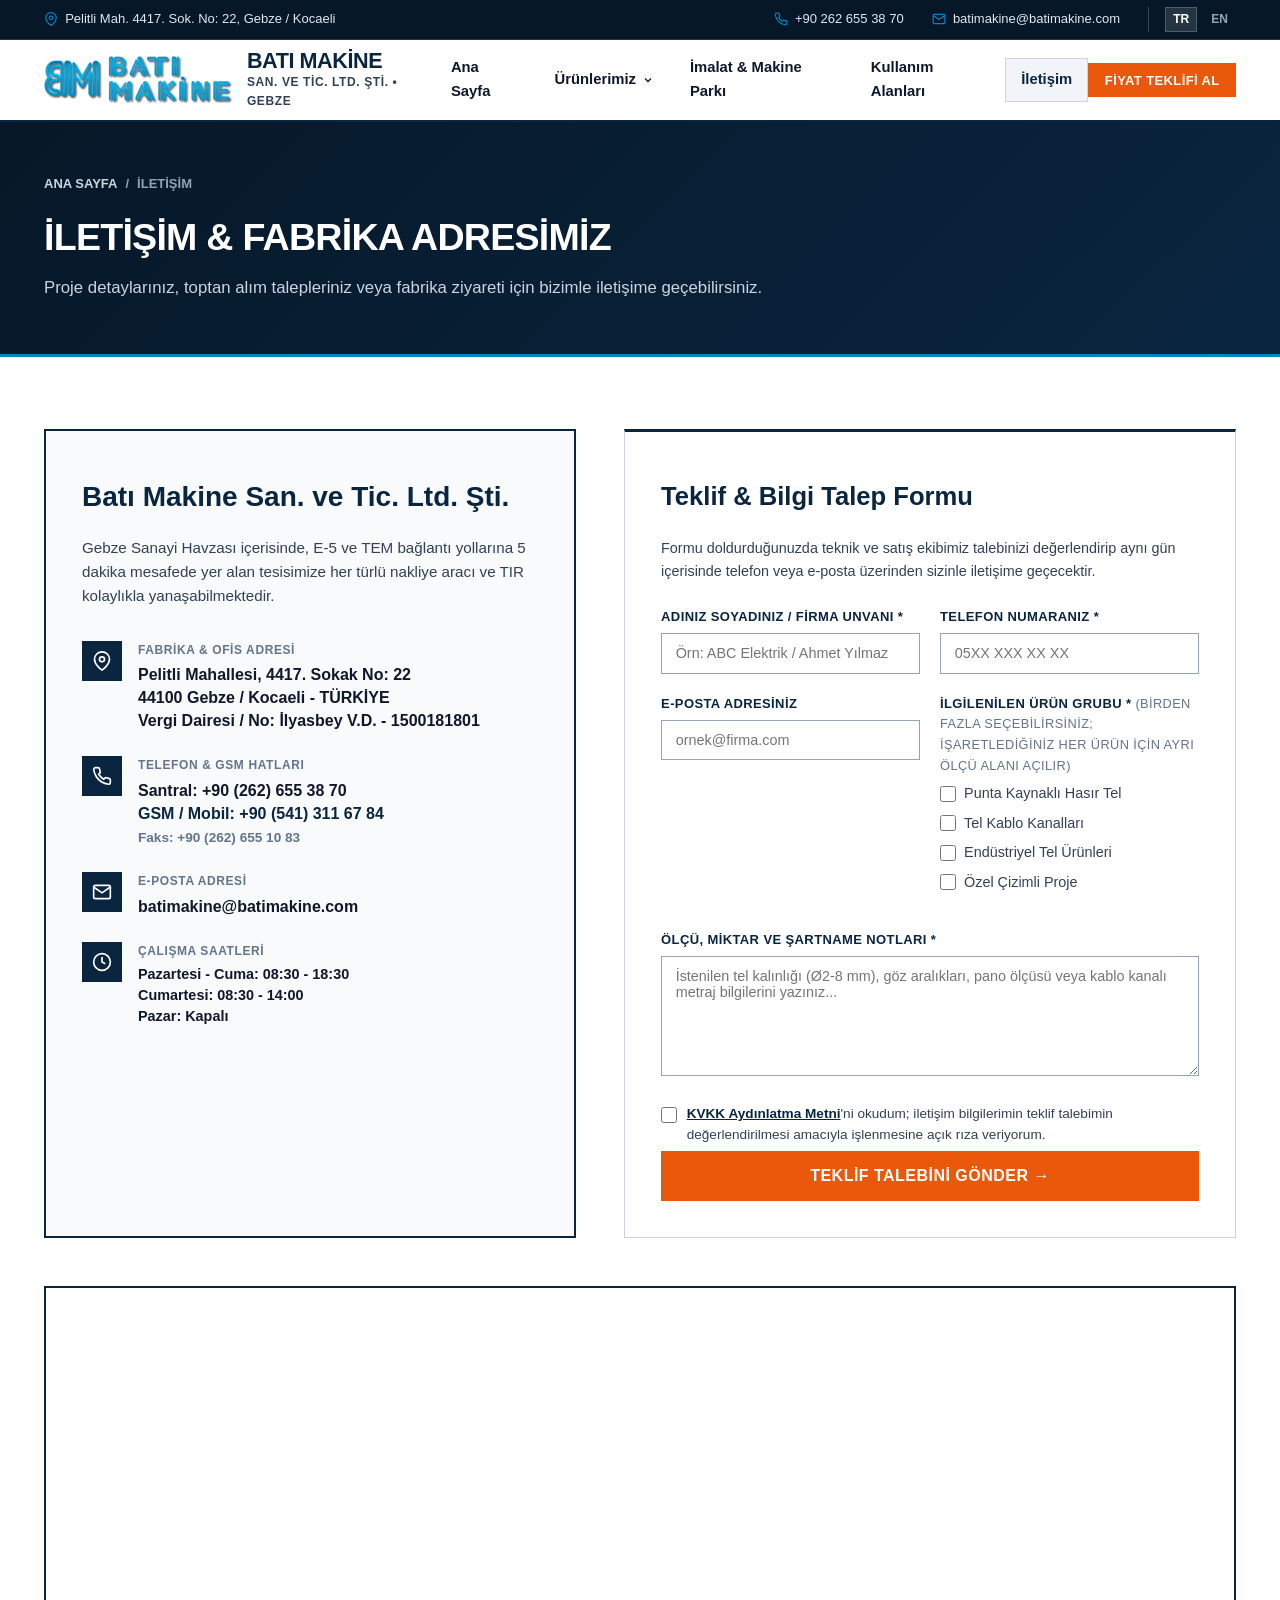
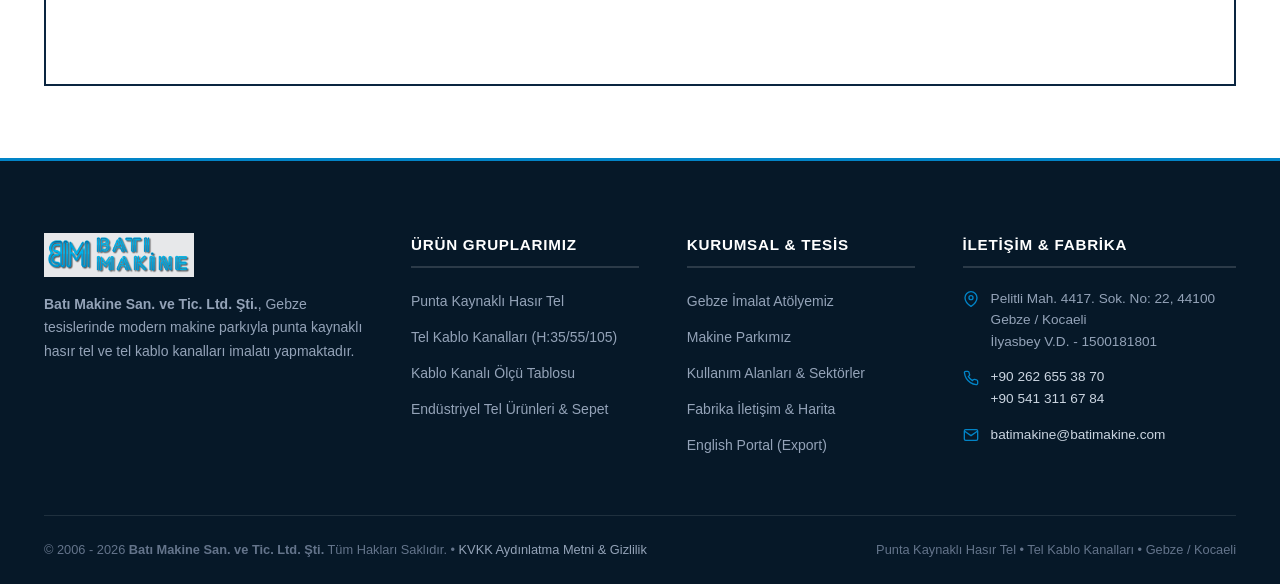
<file: iletisim.html>
<!DOCTYPE html>
<html lang="tr">
<head>
  <meta charset="UTF-8">
  <meta name="viewport" content="width=device-width, initial-scale=1.0">
  <title>İletişim & Fabrika Adresi | Batı Makine Gebze</title>
  <meta name="description" content="Batı Makine iletişim bilgileri, Gebze fabrika açık adresi, telefon numaraları, teklif formu ve harita konumu.">
  <link rel="canonical" href="https://batimakine.com/iletisim.html">
  <meta property="og:type" content="website">
  <meta property="og:site_name" content="Batı Makine San. ve Tic. Ltd. Şti.">
  <meta property="og:locale" content="tr_TR">
  <meta property="og:title" content="İletişim & Fabrika Adresi | Batı Makine Gebze">
  <meta property="og:description" content="Batı Makine iletişim bilgileri, Gebze fabrika açık adresi, telefon numaraları, teklif formu ve harita konumu.">
  <meta property="og:url" content="https://batimakine.com/iletisim.html">
  <meta property="og:image" content="https://batimakine.com/images/r9.jpg">
  <meta name="twitter:card" content="summary_large_image">
  <meta name="twitter:title" content="İletişim & Fabrika Adresi | Batı Makine Gebze">
  <meta name="twitter:description" content="Batı Makine iletişim bilgileri, Gebze fabrika açık adresi, telefon numaraları, teklif formu ve harita konumu.">
  <meta name="twitter:image" content="https://batimakine.com/images/r9.jpg">
  <meta name="theme-color" content="#0a2540">
  <link rel="stylesheet" href="css/style.css">
  <link rel="icon" type="image/png" sizes="32x32" href="images/favicon-32.png">
  <link rel="icon" type="image/png" sizes="192x192" href="images/favicon-192.png">
  <link rel="apple-touch-icon" sizes="180x180" href="images/apple-touch-icon.png">
</head>
<body>

  <!-- TOPBAR -->
  <header class="topbar">
    <div class="container">
      <div class="topbar-left">
        <span class="topbar-item">
          <svg viewBox="0 0 24 24" fill="none" stroke-width="2"><path d="M21 10c0 7-9 13-9 13s-9-6-9-13a9 9 0 0 1 18 0z"></path><circle cx="12" cy="10" r="3"></circle></svg>
          Pelitli Mah. 4417. Sok. No: 22, Gebze / Kocaeli
        </span>
      </div>
      <div class="topbar-right">
        <span class="topbar-item">
          <svg viewBox="0 0 24 24" fill="none" stroke-width="2"><path d="M22 16.92v3a2 2 0 0 1-2.18 2 19.79 19.79 0 0 1-8.63-3.07 19.5 19.5 0 0 1-6-6 19.79 19.79 0 0 1-3.07-8.67A2 2 0 0 1 4.11 2h3a2 2 0 0 1 2 1.72 12.84 12.84 0 0 0 .7 2.81 2 2 0 0 1-.45 2.11L8.09 9.91a16 16 0 0 0 6 6l1.27-1.27a2 2 0 0 1 2.11-.45 12.84 12.84 0 0 0 2.81.7A2 2 0 0 1 22 16.92z"></path></svg>
          <a href="tel:+902626553870">+90 262 655 38 70</a>
        </span>
        <span class="topbar-item">
          <svg viewBox="0 0 24 24" fill="none" stroke-width="2"><path d="M4 4h16c1.1 0 2 .9 2 2v12c0 1.1-.9 2-2 2H4c-1.1 0-2-.9-2-2V6c0-1.1.9-2 2-2z"></path><polyline points="22,6 12,13 2,6"></polyline></svg>
          <a href="mailto:batimakine@batimakine.com">batimakine@batimakine.com</a>
        </span>
        <div class="lang-switch">
          <a href="iletisim.html" class="lang-btn active">TR</a>
          <a href="eng.html" class="lang-btn">EN</a>
        </div>
      </div>
    </div>
  </header>

  <!-- HEADER -->
  <div class="site-header">
    <div class="container header-inner">
      <a href="index.html" class="brand-logo">
        <img src="images/batilogo3.png" alt="Batı Makine Logo" width="160" height="40">
        <div class="brand-text">
          <span class="brand-title">BATI MAKİNE</span>
          <span class="brand-sub">San. ve Tic. Ltd. Şti. &bull; Gebze</span>
        </div>
      </a>

      <nav class="main-nav" aria-label="Ana Menü">
        <ul class="nav-list">
          <li><a href="index.html" class="nav-link">Ana Sayfa</a></li>
          <li class="nav-dropdown">
            <a href="urunler.html" class="nav-link">
              Ürünlerimiz
              <svg width="12" height="12" viewBox="0 0 24 24" fill="none" stroke="currentColor" stroke-width="2.5"><polyline points="6 9 12 15 18 9"></polyline></svg>
            </a>
            <div class="dropdown-menu">
              <a href="kafestel.html" class="dropdown-item">
                <span class="dropdown-item-title">Punta Kaynaklı Hasır Tel</span>
                <span class="dropdown-item-desc">Ø2-8 mm Siyah, Galvaniz, Paslanmaz Kafes Tel</span>
              </a>
              <a href="kanal.html" class="dropdown-item">
                <span class="dropdown-item-title">Tel Kablo Kanalları</span>
                <span class="dropdown-item-desc">H: 35/55/105 mm Tel Tava & Ek Parçalar</span>
              </a>
              <a href="kanalliste.html" class="dropdown-item">
                <span class="dropdown-item-title">Kablo Kanalı Ölçü Tablosu</span>
                <span class="dropdown-item-desc">Tüm standart kodlar, ebatlar ve aksesuarlar</span>
              </a>
              
              <a href="telurun.html" class="dropdown-item">
                <span class="dropdown-item-title">Endüstriyel Tel Ürünleri</span>
                <span class="dropdown-item-desc">Raf, sepet, koruma kafesi, gabion & özel imalat</span>
              </a>
            </div>
          </li>
          <li><a href="atolye.html" class="nav-link">İmalat & Makine Parkı</a></li>
          <li><a href="telurun.html#sektorler" class="nav-link">Kullanım Alanları</a></li>
          <li><a href="iletisim.html" class="nav-link active">İletişim</a></li>
        </ul>
      </nav>

      <div class="header-actions">
        <button type="button" class="btn btn-accent btn-sm" data-rfq-product="İletişim Sayfası">Fiyat Teklifi Al</button>
        <button type="button" class="menu-toggle" aria-label="Menüyü Aç" aria-expanded="false">
          <svg width="24" height="24" viewBox="0 0 24 24" fill="none" stroke="currentColor" stroke-width="2"><line x1="3" y1="12" x2="21" y2="12"></line><line x1="3" y1="6" x2="21" y2="6"></line><line x1="3" y1="18" x2="21" y2="18"></line></svg>
        </button>
      </div>
    </div>
  </div>

  <!-- PAGE HERO -->
  <section class="page-hero">
    <div class="container">
      <div class="breadcrumbs">
        <a href="index.html">Ana Sayfa</a>
        <span>/</span>
        <span>İletişim</span>
      </div>
      <h1 class="page-hero-title">İletişim & Fabrika Adresimiz</h1>
      <p class="page-hero-lead">
        Proje detaylarınız, toptan alım talepleriniz veya fabrika ziyareti için bizimle iletişime geçebilirsiniz.
      </p>
    </div>
  </section>

  <!-- İLETİŞİM FORMU VE KARTLAR -->
  <section class="section">
    <div class="container">
      <div class="contact-layout">
        <!-- İletişim Bilgi Kartı -->
        <div class="contact-info-card">
          <h2 style="font-size: 1.75rem; font-weight: 800; color: var(--color-primary); margin: 0.5rem 0 1rem;">
            Batı Makine San. ve Tic. Ltd. Şti.
          </h2>
          <p style="color: var(--color-text-muted); font-size: 0.95rem; line-height: 1.6; margin-bottom: 2rem;">
            Gebze Sanayi Havzası içerisinde, E-5 ve TEM bağlantı yollarına 5 dakika mesafede yer alan tesisimize her türlü nakliye aracı ve TIR kolaylıkla yanaşabilmektedir.
          </p>

          <div class="contact-info-list">
            <div class="contact-info-item">
              <div class="contact-info-icon">
                <svg viewBox="0 0 24 24" fill="none" stroke-width="2"><path d="M21 10c0 7-9 13-9 13s-9-6-9-13a9 9 0 0 1 18 0z"></path><circle cx="12" cy="10" r="3"></circle></svg>
              </div>
              <div>
                <div class="contact-info-label">Fabrika & Ofis Adresi</div>
                <div class="contact-info-value">
                  Pelitli Mahallesi, 4417. Sokak No: 22<br>
                  44100 Gebze / Kocaeli - TÜRKİYE<br>
                  Vergi Dairesi / No: İlyasbey V.D. - 1500181801
                </div>
              </div>
            </div>

            <div class="contact-info-item">
              <div class="contact-info-icon">
                <svg viewBox="0 0 24 24" fill="none" stroke-width="2"><path d="M22 16.92v3a2 2 0 0 1-2.18 2 19.79 19.79 0 0 1-8.63-3.07 19.5 19.5 0 0 1-6-6 19.79 19.79 0 0 1-3.07-8.67A2 2 0 0 1 4.11 2h3a2 2 0 0 1 2 1.72 12.84 12.84 0 0 0 .7 2.81 2 2 0 0 1-.45 2.11L8.09 9.91a16 16 0 0 0 6 6l1.27-1.27a2 2 0 0 1 2.11-.45 12.84 12.84 0 0 0 2.81.7A2 2 0 0 1 22 16.92z"></path></svg>
              </div>
              <div>
                <div class="contact-info-label">Telefon & GSM Hatları</div>
                <div class="contact-info-value">
                  <a href="tel:+902626553870">Santral: +90 (262) 655 38 70</a><br>
                  <a href="tel:+905413116784" style="font-weight: 700; color: var(--color-primary);">GSM / Mobil: +90 (541) 311 67 84</a><br>
                  <span style="font-size: 0.85rem; color: var(--color-text-light);">Faks: +90 (262) 655 10 83</span>
                </div>
              </div>
            </div>

            <div class="contact-info-item">
              <div class="contact-info-icon">
                <svg viewBox="0 0 24 24" fill="none" stroke-width="2"><path d="M4 4h16c1.1 0 2 .9 2 2v12c0 1.1-.9 2-2 2H4c-1.1 0-2-.9-2-2V6c0-1.1.9-2 2-2z"></path><polyline points="22,6 12,13 2,6"></polyline></svg>
              </div>
              <div>
                <div class="contact-info-label">E-Posta Adresi</div>
                <div class="contact-info-value">
                  <a href="mailto:batimakine@batimakine.com">batimakine@batimakine.com</a>
                </div>
              </div>
            </div>

            <div class="contact-info-item">
              <div class="contact-info-icon">
                <svg viewBox="0 0 24 24" fill="none" stroke-width="2"><circle cx="12" cy="12" r="10"></circle><polyline points="12 6 12 12 16 14"></polyline></svg>
              </div>
              <div>
                <div class="contact-info-label">Çalışma Saatleri</div>
                <div class="contact-info-value" style="font-size: 0.9rem;">
                  Pazartesi - Cuma: 08:30 - 18:30<br>
                  Cumartesi: 08:30 - 14:00<br>
                  Pazar: Kapalı
                </div>
              </div>
            </div>
          </div>
        </div>

        <!-- İletişim / Teklif İsteme Formu -->
        <div class="contact-form-card">
          <h3 style="font-size: 1.6rem; font-weight: 800; color: var(--color-primary); margin: 0.5rem 0 1.25rem;">
            Teklif & Bilgi Talep Formu
          </h3>
          <p style="color: var(--color-text-muted); font-size: 0.9rem; margin-bottom: 1.5rem;">
            Formu doldurduğunuzda teknik ve satış ekibimiz talebinizi değerlendirip aynı gün içerisinde telefon veya e-posta üzerinden sizinle iletişime geçecektir.
          </p>

          <form id="contactPageForm" onsubmit="return window.BatiQuote.send(event)">
            <div class="form-grid">
              <div class="form-group">
                <label class="form-label" for="cName">Adınız Soyadınız / Firma Unvanı *</label>
                <input type="text" id="cName" data-wa-label="Ad Soyad / Firma" class="form-control" placeholder="Örn: ABC Elektrik / Ahmet Yılmaz" required>
              </div>
              <div class="form-group">
                <label class="form-label" for="cPhone">Telefon Numaranız *</label>
                <input type="tel" id="cPhone" data-wa-label="Telefon" class="form-control" placeholder="05XX XXX XX XX" required>
              </div>
              <div class="form-group">
                <label class="form-label" for="cEmail">E-Posta Adresiniz</label>
                <input type="email" id="cEmail" data-wa-label="E-Posta" class="form-control" placeholder="ornek@firma.com">
              </div>
              <div class="form-group">
                            <label class="form-label">İlgilenilen Ürün Grubu * <span style="font-weight: 400; font-size: 0.8rem; color: var(--color-text-light);">(birden fazla seçebilirsiniz; işaretlediğiniz her ürün için ayrı ölçü alanı açılır)</span></label>
            <div id="cProd" style="display: grid; gap: 0.4rem; margin-bottom: 1rem;">
              <label style="display: flex; gap: 0.5rem; align-items: center; font-size: 0.9rem; color: var(--color-text-muted); cursor: pointer;">
                <input type="checkbox" name="cProd_group" value="Punta Kaynaklı Hasır Tel" data-wa-label="Ürün Grubu" required style="width: 16px; height: 16px; accent-color: var(--color-accent); flex-shrink: 0;">
                Punta Kaynaklı Hasır Tel
              </label>
              <label style="display: flex; gap: 0.5rem; align-items: center; font-size: 0.9rem; color: var(--color-text-muted); cursor: pointer;">
                <input type="checkbox" name="cProd_group" value="Tel Kablo Kanalları" data-wa-label="Ürün Grubu" style="width: 16px; height: 16px; accent-color: var(--color-accent); flex-shrink: 0;">
                Tel Kablo Kanalları
              </label>
              <label style="display: flex; gap: 0.5rem; align-items: center; font-size: 0.9rem; color: var(--color-text-muted); cursor: pointer;">
                <input type="checkbox" name="cProd_group" value="Endüstriyel Tel Ürünleri" data-wa-label="Ürün Grubu" style="width: 16px; height: 16px; accent-color: var(--color-accent); flex-shrink: 0;">
                Endüstriyel Tel Ürünleri
              </label>
              <label style="display: flex; gap: 0.5rem; align-items: center; font-size: 0.9rem; color: var(--color-text-muted); cursor: pointer;">
                <input type="checkbox" name="cProd_group" value="Özel Çizimli Proje" data-wa-label="Ürün Grubu" style="width: 16px; height: 16px; accent-color: var(--color-accent); flex-shrink: 0;">
                Özel Çizimli Proje
              </label>
            </div>
              </div>
              <div class="form-group form-group-full">
                <label class="form-label" for="cMsg">Ölçü, Miktar ve Şartname Notları *</label>
                <textarea id="cMsg" data-wa-label="Şartname Notları" class="form-control" placeholder="İstenilen tel kalınlığı (Ø2-8 mm), göz aralıkları, pano ölçüsü veya kablo kanalı metraj bilgilerini yazınız..." required></textarea>
              </div>
              <div class="form-group form-group-full">
                <div class="form-group form-group-full" style="margin-top: 0.5rem;">
                              <label style="display: flex; gap: 0.6rem; align-items: flex-start; font-size: 0.85rem; color: var(--color-text-muted); cursor: pointer; line-height: 1.5;">
                                <input type="checkbox" required style="margin-top: 0.15rem; width: 16px; height: 16px; accent-color: var(--color-accent); flex-shrink: 0;">
                                <span><a href="kvkk.html" style="text-decoration: underline; font-weight: 600; color: var(--color-primary);">KVKK Aydınlatma Metni</a>'ni okudum; iletişim bilgilerimin teklif talebimin değerlendirilmesi amacıyla işlenmesine açık rıza veriyorum.</span>
                              </label>
                            </div>
                                            <button type="submit" class="btn btn-accent btn-lg" style="width: 100%;">
                  Teklif Talebini Gönder &rarr;
                </button>
                <div id="contactSuccessMsg" style="display:none; margin-top: 1rem; padding: 1rem; background: #e6f4ea; border: 1px solid #ceead6; color: #137333; font-weight: 600;">
                  E-posta penceresi talebinizle birlikte açıldı. Gönder tuşuna basarak teklif talebinizi tamamlayabilirsiniz.
                </div>
              </div>
            </div>
          </form>
        </div>
      </div>

      <!-- Google Harita Embed -->
      <div class="map-container">
        <iframe 
          title="Batı Makine Gebze Fabrika Konumu"
          src="https://maps.google.com/maps?q=Pelitli%20Mahallesi%204417.%20Sokak%20No%3A22%2044100%20Gebze%20Kocaeli&z=16&hl=tr&output=embed"
          allowfullscreen="" 
          loading="lazy">
        </iframe>
      </div>
    </div>
  </section>

  <div class="modal-overlay" id="rfqModal" role="dialog" aria-modal="true">
    <div class="modal-box">
      <div class="modal-header">
        <h3 class="modal-title">Fiyat Teklifi Al</h3>
        <button type="button" class="modal-close">&times;</button>
      </div>
      <div class="modal-body">
        <form id="rfqForm" onsubmit="return window.BatiQuote.send(event)">
          <div class="form-group" style="margin-bottom: 1rem;">
            <label class="form-label" for="rfqName">Adınız Soyadınız / Firma *</label>
            <input type="text" id="rfqName" data-wa-label="Ad Soyad / Firma" class="form-control" placeholder="Firma veya isim" required>
          </div>
          <div class="form-group" style="margin-bottom: 1rem;">
            <label class="form-label" for="rfqPhone">Telefon *</label>
            <input type="tel" id="rfqPhone" data-wa-label="Telefon" class="form-control" placeholder="05XX XXX XX XX" required>
          </div>
          <div class="form-group" style="margin-bottom: 1rem;">
                        <label class="form-label">Ürün Grubu <span style="font-weight: 400; font-size: 0.8rem; color: var(--color-text-light);">(birden fazla seçebilirsiniz; işaretlediğiniz her ürün için ayrı ölçü alanı açılır)</span></label>
            <div id="rfqProductSelect" style="display: grid; gap: 0.4rem; margin-bottom: 1rem;">
              <label style="display: flex; gap: 0.5rem; align-items: center; font-size: 0.9rem; color: var(--color-text-muted); cursor: pointer;">
                <input type="checkbox" name="rfqProductSelect_group" value="Punta Kaynaklı Hasır Tel" data-wa-label="Ürün Grubu" style="width: 16px; height: 16px; accent-color: var(--color-accent); flex-shrink: 0;">
                Punta Kaynaklı Hasır Tel
              </label>
              <label style="display: flex; gap: 0.5rem; align-items: center; font-size: 0.9rem; color: var(--color-text-muted); cursor: pointer;">
                <input type="checkbox" name="rfqProductSelect_group" value="Tel Kablo Kanalları" data-wa-label="Ürün Grubu" style="width: 16px; height: 16px; accent-color: var(--color-accent); flex-shrink: 0;">
                Tel Kablo Kanalları
              </label>
              <label style="display: flex; gap: 0.5rem; align-items: center; font-size: 0.9rem; color: var(--color-text-muted); cursor: pointer;">
                <input type="checkbox" name="rfqProductSelect_group" value="Endüstriyel Tel Ürünleri" data-wa-label="Ürün Grubu" style="width: 16px; height: 16px; accent-color: var(--color-accent); flex-shrink: 0;">
                Endüstriyel Tel Ürünleri
              </label>
            </div>
          </div>
          <div class="form-group" style="margin-bottom: 1.25rem;">
            <label class="form-label" for="rfqNotes">Ölçü ve Adet Notları</label>
            <textarea id="rfqNotes" data-wa-label="Ölçü / Adet Notları" class="form-control" placeholder="Talep detayları..."></textarea>
          </div>
          <div class="form-group form-group-full" style="margin-top: 0.5rem;">
                        <label style="display: flex; gap: 0.6rem; align-items: flex-start; font-size: 0.85rem; color: var(--color-text-muted); cursor: pointer; line-height: 1.5;">
                          <input type="checkbox" required style="margin-top: 0.15rem; width: 16px; height: 16px; accent-color: var(--color-accent); flex-shrink: 0;">
                          <span><a href="kvkk.html" style="text-decoration: underline; font-weight: 600; color: var(--color-primary);">KVKK Aydınlatma Metni</a>'ni okudum; iletişim bilgilerimin teklif talebimin değerlendirilmesi amacıyla işlenmesine açık rıza veriyorum.</span>
                        </label>
                      </div>
                                <button type="submit" class="btn btn-accent btn-lg" style="width: 100%;">
            Talebi E-Posta ile Gönder
          </button>
        </form>
      </div>
    </div>
  </div>

  <!-- FOOTER -->
  <footer class="site-footer">
    <div class="container">
      <div class="footer-grid">
        <div class="footer-col">
          <div style="margin-bottom: 1rem;">
            <img src="images/batilogo3.png" alt="Batı Makine Logo" width="150" height="38" style="background: rgba(255,255,255,0.9); padding: 4px; border-radius: 4px;">
          </div>
          <p class="footer-desc">
            <strong>Batı Makine San. ve Tic. Ltd. Şti.</strong>, Gebze tesislerinde modern makine parkıyla punta kaynaklı hasır tel ve tel kablo kanalları imalatı yapmaktadır.
          </p>
        </div>

        <div class="footer-col">
          <h4>Ürün Gruplarımız</h4>
          <ul class="footer-links">
            <li><a href="kafestel.html">Punta Kaynaklı Hasır Tel</a></li>
            <li><a href="kanal.html">Tel Kablo Kanalları (H:35/55/105)</a></li>
            <li><a href="kanalliste.html">Kablo Kanalı Ölçü Tablosu</a></li>
            <li><a href="telurun.html">Endüstriyel Tel Ürünleri & Sepet</a></li>
          </ul>
        </div>

        <div class="footer-col">
          <h4>Kurumsal & Tesis</h4>
          <ul class="footer-links">
            <li><a href="atolye.html">Gebze İmalat Atölyemiz</a></li>
            <li><a href="atolye.html#makineler">Makine Parkımız</a></li>
            <li><a href="telurun.html#sektorler">Kullanım Alanları & Sektörler</a></li>
            <li><a href="iletisim.html">Fabrika İletişim & Harita</a></li>
            <li><a href="eng.html">English Portal (Export)</a></li>
          </ul>
        </div>

        <div class="footer-col">
          <h4>İletişim & Fabrika</h4>
          <div class="footer-contact-item">
            <svg viewBox="0 0 24 24" fill="none" stroke-width="2"><path d="M21 10c0 7-9 13-9 13s-9-6-9-13a9 9 0 0 1 18 0z"></path><circle cx="12" cy="10" r="3"></circle></svg>
            <span>Pelitli Mah. 4417. Sok. No: 22, 44100 Gebze / Kocaeli<br>İlyasbey V.D. - 1500181801</span>
          </div>
          <div class="footer-contact-item">
            <svg viewBox="0 0 24 24" fill="none" stroke-width="2"><path d="M22 16.92v3a2 2 0 0 1-2.18 2 19.79 19.79 0 0 1-8.63-3.07 19.5 19.5 0 0 1-6-6 19.79 19.79 0 0 1-3.07-8.67A2 2 0 0 1 4.11 2h3a2 2 0 0 1 2 1.72 12.84 12.84 0 0 0 .7 2.81 2 2 0 0 1-.45 2.11L8.09 9.91a16 16 0 0 0 6 6l1.27-1.27a2 2 0 0 1 2.11-.45 12.84 12.84 0 0 0 2.81.7A2 2 0 0 1 22 16.92z"></path></svg>
            <div>
              <a href="tel:+902626553870" style="color: #cbd5e1;">+90 262 655 38 70</a><br>
              <a href="tel:+905413116784" style="color: #cbd5e1;">+90 541 311 67 84</a>
            </div>
          </div>
          <div class="footer-contact-item">
            <svg viewBox="0 0 24 24" fill="none" stroke-width="2"><path d="M4 4h16c1.1 0 2 .9 2 2v12c0 1.1-.9 2-2 2H4c-1.1 0-2-.9-2-2V6c0-1.1.9-2 2-2z"></path><polyline points="22,6 12,13 2,6"></polyline></svg>
            <a href="mailto:batimakine@batimakine.com" style="color: #cbd5e1;">batimakine@batimakine.com</a>
          </div>
        </div>
      </div>

      <div class="footer-bottom">
        <div>&copy; 2006 - 2026 <strong>Batı Makine San. ve Tic. Ltd. Şti.</strong> Tüm Hakları Saklıdır. &bull; <a href="kvkk.html" style="color: #94a3b8;">KVKK Aydınlatma Metni &amp; Gizlilik</a></div>
        <div>Punta Kaynaklı Hasır Tel &bull; Tel Kablo Kanalları &bull; Gebze / Kocaeli</div>
      </div>
    </div>
  </footer>

  <script src="js/main.js"></script>
</body>
</html>
</file>
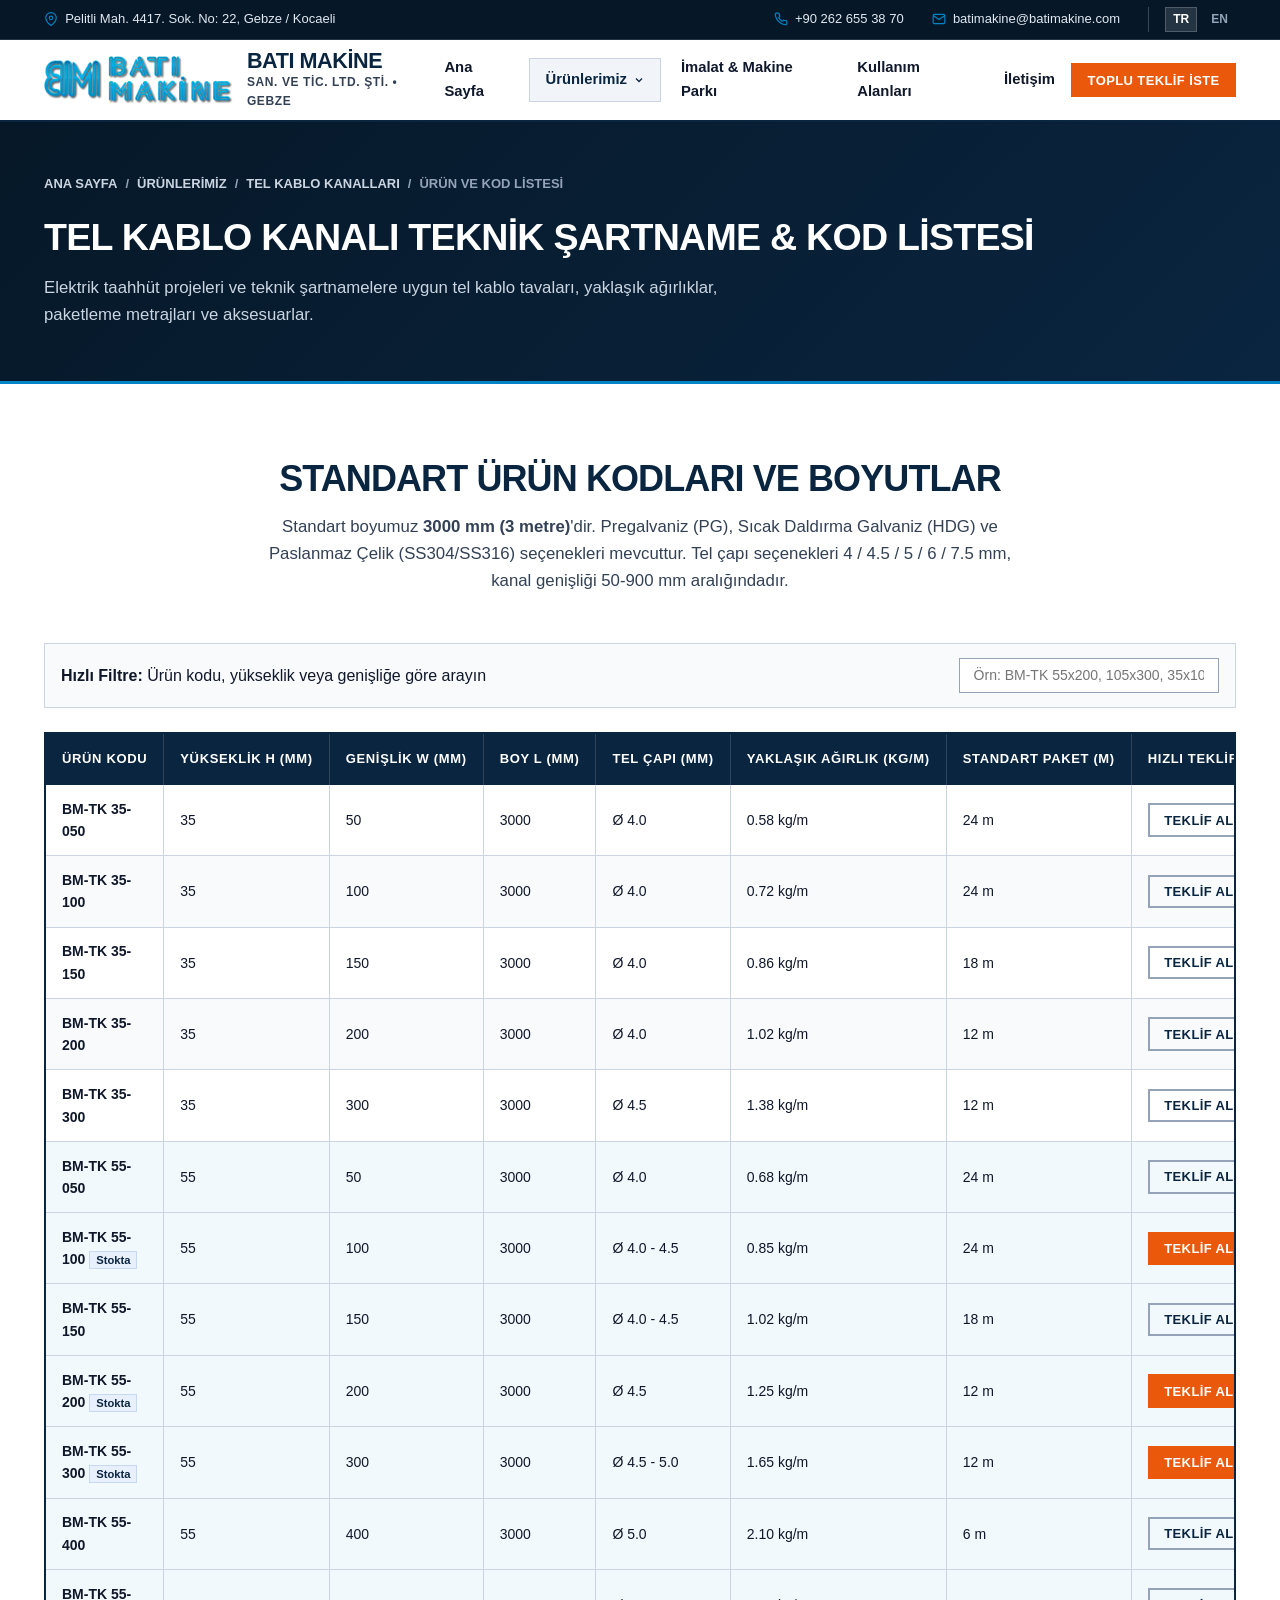
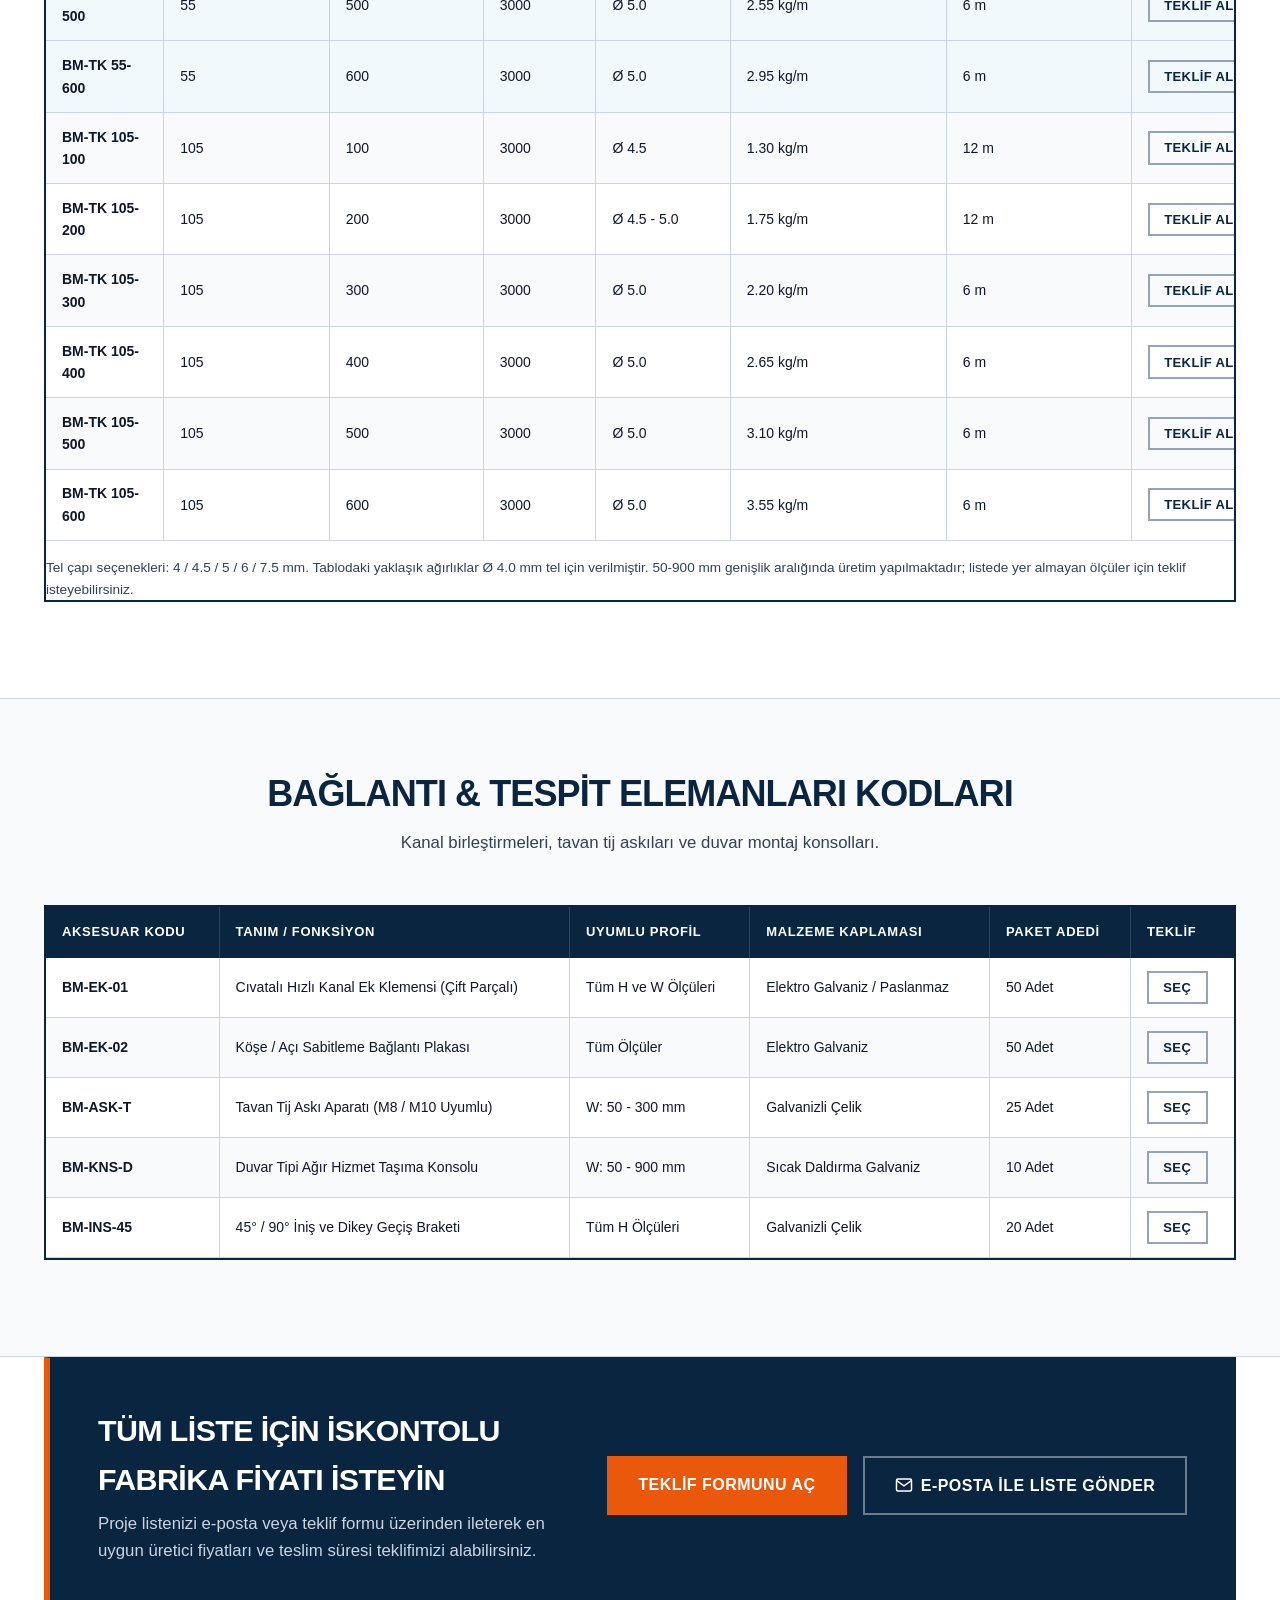
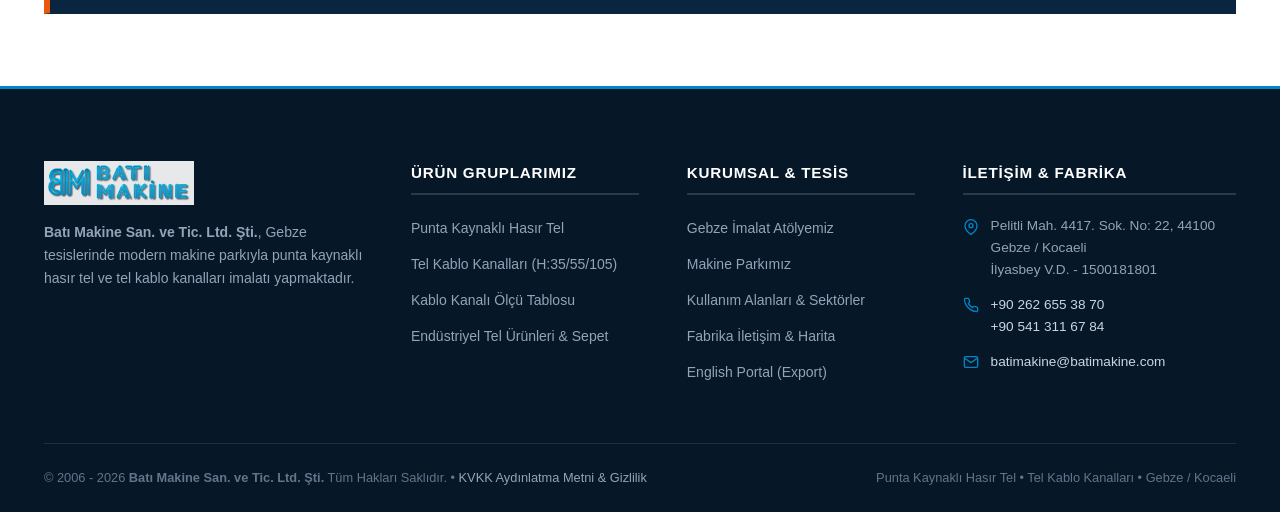
<file: kanalliste.html>
<!DOCTYPE html>
<html lang="tr">
<head>
  <meta charset="UTF-8">
  <meta name="viewport" content="width=device-width, initial-scale=1.0">
  <title>Tel Kablo Kanalı Ürün & Kod Listesi | Batı Makine</title>
  <meta name="description" content="Batı Makine tel kablo kanalları standart ürün kodları, H:35, 55, 105 mm ebatları, yaklaşık birim ağırlıkları ve ek parça sipariş kodları teknik şartname listesi.">
  <link rel="canonical" href="https://batimakine.com/kanalliste.html">
  <meta property="og:type" content="website">
  <meta property="og:site_name" content="Batı Makine San. ve Tic. Ltd. Şti.">
  <meta property="og:locale" content="tr_TR">
  <meta property="og:title" content="Tel Kablo Kanalı Ürün & Kod Listesi | Batı Makine">
  <meta property="og:description" content="Batı Makine tel kablo kanalları standart ürün kodları, H:35, 55, 105 mm ebatları, yaklaşık birim ağırlıkları ve ek parça sipariş kodları teknik şartname listesi.">
  <meta property="og:url" content="https://batimakine.com/kanalliste.html">
  <meta property="og:image" content="https://batimakine.com/images/r9.jpg">
  <meta name="twitter:card" content="summary_large_image">
  <meta name="twitter:title" content="Tel Kablo Kanalı Ürün & Kod Listesi | Batı Makine">
  <meta name="twitter:description" content="Batı Makine tel kablo kanalları standart ürün kodları, H:35, 55, 105 mm ebatları, yaklaşık birim ağırlıkları ve ek parça sipariş kodları teknik şartname listesi.">
  <meta name="twitter:image" content="https://batimakine.com/images/r9.jpg">
  <meta name="theme-color" content="#0a2540">
  <link rel="stylesheet" href="css/style.css">
  <link rel="icon" type="image/png" sizes="32x32" href="images/favicon-32.png">
  <link rel="icon" type="image/png" sizes="192x192" href="images/favicon-192.png">
  <link rel="apple-touch-icon" sizes="180x180" href="images/apple-touch-icon.png">
</head>
<body>

  <!-- TOPBAR -->
  <header class="topbar">
    <div class="container">
      <div class="topbar-left">
        <span class="topbar-item">
          <svg viewBox="0 0 24 24" fill="none" stroke-width="2"><path d="M21 10c0 7-9 13-9 13s-9-6-9-13a9 9 0 0 1 18 0z"></path><circle cx="12" cy="10" r="3"></circle></svg>
          Pelitli Mah. 4417. Sok. No: 22, Gebze / Kocaeli
        </span>
      </div>
      <div class="topbar-right">
        <span class="topbar-item">
          <svg viewBox="0 0 24 24" fill="none" stroke-width="2"><path d="M22 16.92v3a2 2 0 0 1-2.18 2 19.79 19.79 0 0 1-8.63-3.07 19.5 19.5 0 0 1-6-6 19.79 19.79 0 0 1-3.07-8.67A2 2 0 0 1 4.11 2h3a2 2 0 0 1 2 1.72 12.84 12.84 0 0 0 .7 2.81 2 2 0 0 1-.45 2.11L8.09 9.91a16 16 0 0 0 6 6l1.27-1.27a2 2 0 0 1 2.11-.45 12.84 12.84 0 0 0 2.81.7A2 2 0 0 1 22 16.92z"></path></svg>
          <a href="tel:+902626553870">+90 262 655 38 70</a>
        </span>
        <span class="topbar-item">
          <svg viewBox="0 0 24 24" fill="none" stroke-width="2"><path d="M4 4h16c1.1 0 2 .9 2 2v12c0 1.1-.9 2-2 2H4c-1.1 0-2-.9-2-2V6c0-1.1.9-2 2-2z"></path><polyline points="22,6 12,13 2,6"></polyline></svg>
          <a href="mailto:batimakine@batimakine.com">batimakine@batimakine.com</a>
        </span>
        <div class="lang-switch">
          <a href="kanalliste.html" class="lang-btn active">TR</a>
          <a href="eng.html" class="lang-btn">EN</a>
        </div>
      </div>
    </div>
  </header>

  <!-- HEADER -->
  <div class="site-header">
    <div class="container header-inner">
      <a href="index.html" class="brand-logo">
        <img src="images/batilogo3.png" alt="Batı Makine Logo" width="160" height="40">
        <div class="brand-text">
          <span class="brand-title">BATI MAKİNE</span>
          <span class="brand-sub">San. ve Tic. Ltd. Şti. &bull; Gebze</span>
        </div>
      </a>

      <nav class="main-nav" aria-label="Ana Menü">
        <ul class="nav-list">
          <li><a href="index.html" class="nav-link">Ana Sayfa</a></li>
          <li class="nav-dropdown">
            <a href="urunler.html" class="nav-link active">
              Ürünlerimiz
              <svg width="12" height="12" viewBox="0 0 24 24" fill="none" stroke="currentColor" stroke-width="2.5"><polyline points="6 9 12 15 18 9"></polyline></svg>
            </a>
            <div class="dropdown-menu">
              <a href="kafestel.html" class="dropdown-item">
                <span class="dropdown-item-title">Punta Kaynaklı Hasır Tel</span>
                <span class="dropdown-item-desc">Ø2-8 mm Siyah, Galvaniz, Paslanmaz Kafes Tel</span>
              </a>
              <a href="kanal.html" class="dropdown-item">
                <span class="dropdown-item-title">Tel Kablo Kanalları</span>
                <span class="dropdown-item-desc">H: 35/55/105 mm Tel Tava & Ek Parçalar</span>
              </a>
              <a href="kanalliste.html" class="dropdown-item">
                <span class="dropdown-item-title">Kablo Kanalı Ölçü Tablosu</span>
                <span class="dropdown-item-desc">Tüm standart kodlar, ebatlar ve aksesuarlar</span>
              </a>
              
              <a href="telurun.html" class="dropdown-item">
                <span class="dropdown-item-title">Endüstriyel Tel Ürünleri</span>
                <span class="dropdown-item-desc">Raf, sepet, koruma kafesi, gabion & özel imalat</span>
              </a>
            </div>
          </li>
          <li><a href="atolye.html" class="nav-link">İmalat & Makine Parkı</a></li>
          <li><a href="telurun.html#sektorler" class="nav-link">Kullanım Alanları</a></li>
          <li><a href="iletisim.html" class="nav-link">İletişim</a></li>
        </ul>
      </nav>

      <div class="header-actions">
        <button type="button" class="btn btn-accent btn-sm" data-rfq-product="Kablo Kanalı Listesi">Toplu Teklif İste</button>
        <button type="button" class="menu-toggle" aria-label="Menüyü Aç" aria-expanded="false">
          <svg width="24" height="24" viewBox="0 0 24 24" fill="none" stroke="currentColor" stroke-width="2"><line x1="3" y1="12" x2="21" y2="12"></line><line x1="3" y1="6" x2="21" y2="6"></line><line x1="3" y1="18" x2="21" y2="18"></line></svg>
        </button>
      </div>
    </div>
  </div>

  <!-- PAGE HERO -->
  <section class="page-hero">
    <div class="container">
      <div class="breadcrumbs">
        <a href="index.html">Ana Sayfa</a>
        <span>/</span>
        <a href="urunler.html">Ürünlerimiz</a>
        <span>/</span>
        <a href="kanal.html">Tel Kablo Kanalları</a>
        <span>/</span>
        <span>Ürün ve Kod Listesi</span>
      </div>
      <h1 class="page-hero-title">Tel Kablo Kanalı Teknik Şartname & Kod Listesi</h1>
      <p class="page-hero-lead">
        Elektrik taahhüt projeleri ve teknik şartnamelere uygun tel kablo tavaları, yaklaşık ağırlıklar, paketleme metrajları ve aksesuarlar.
      </p>
    </div>
  </section>

  <!-- KOD TABLOSU & ARAMA -->
  <section class="section">
    <div class="container">
      <div class="section-header">
        <h2 class="section-title">Standart Ürün Kodları ve Boyutlar</h2>
        <p class="section-desc">
          Standart boyumuz <strong>3000 mm (3 metre)</strong>'dir. Pregalvaniz (PG), Sıcak Daldırma Galvaniz (HDG) ve Paslanmaz Çelik (SS304/SS316) seçenekleri mevcuttur. Tel çapı seçenekleri 4 / 4.5 / 5 / 6 / 7.5 mm, kanal genişliği 50-900 mm aralığındadır.
        </p>
      </div>

      <div class="table-filter-bar">
        <div>
          <strong>Hızlı Filtre:</strong> Ürün kodu, yükseklik veya genişliğe göre arayın
        </div>
        <input type="text" class="table-search-input" data-table="fullTrayList" placeholder="Örn: BM-TK 55x200, 105x300, 35x100...">
      </div>

      <div class="table-responsive">
        <table class="tech-table" id="fullTrayList">
          <thead>
            <tr>
              <th>Ürün Kodu</th>
              <th>Yükseklik H (mm)</th>
              <th>Genişlik W (mm)</th>
              <th>Boy L (mm)</th>
              <th>Tel Çapı (mm)</th>
              <th>Yaklaşık Ağırlık (kg/m)</th>
              <th>Standart Paket (m)</th>
              <th>Hızlı Teklif</th>
            </tr>
          </thead>
          <tbody>
            <!-- H = 35 mm -->
            <tr>
              <td><strong>BM-TK 35-050</strong></td>
              <td>35</td>
              <td>50</td>
              <td>3000</td>
              <td>Ø 4.0</td>
              <td>0.58 kg/m</td>
              <td>24 m</td>
              <td><button type="button" class="btn btn-outline btn-sm" data-rfq-product="BM-TK 35-050">Teklif Al</button></td>
            </tr>
            <tr>
              <td><strong>BM-TK 35-100</strong></td>
              <td>35</td>
              <td>100</td>
              <td>3000</td>
              <td>Ø 4.0</td>
              <td>0.72 kg/m</td>
              <td>24 m</td>
              <td><button type="button" class="btn btn-outline btn-sm" data-rfq-product="BM-TK 35-100">Teklif Al</button></td>
            </tr>
            <tr>
              <td><strong>BM-TK 35-150</strong></td>
              <td>35</td>
              <td>150</td>
              <td>3000</td>
              <td>Ø 4.0</td>
              <td>0.86 kg/m</td>
              <td>18 m</td>
              <td><button type="button" class="btn btn-outline btn-sm" data-rfq-product="BM-TK 35-150">Teklif Al</button></td>
            </tr>
            <tr>
              <td><strong>BM-TK 35-200</strong></td>
              <td>35</td>
              <td>200</td>
              <td>3000</td>
              <td>Ø 4.0</td>
              <td>1.02 kg/m</td>
              <td>12 m</td>
              <td><button type="button" class="btn btn-outline btn-sm" data-rfq-product="BM-TK 35-200">Teklif Al</button></td>
            </tr>
            <tr>
              <td><strong>BM-TK 35-300</strong></td>
              <td>35</td>
              <td>300</td>
              <td>3000</td>
              <td>Ø 4.5</td>
              <td>1.38 kg/m</td>
              <td>12 m</td>
              <td><button type="button" class="btn btn-outline btn-sm" data-rfq-product="BM-TK 35-300">Teklif Al</button></td>
            </tr>

            <!-- H = 55 mm -->
            <tr style="background-color: rgba(2, 132, 199, 0.05);">
              <td><strong>BM-TK 55-050</strong></td>
              <td>55</td>
              <td>50</td>
              <td>3000</td>
              <td>Ø 4.0</td>
              <td>0.68 kg/m</td>
              <td>24 m</td>
              <td><button type="button" class="btn btn-outline btn-sm" data-rfq-product="BM-TK 55-050">Teklif Al</button></td>
            </tr>
            <tr style="background-color: rgba(2, 132, 199, 0.05);">
              <td><strong>BM-TK 55-100</strong> <span style="font-size:0.7rem; font-weight: 700; color: var(--color-primary); background: #e8f0fe; padding: 2px 6px; border: 1px solid #c7d8f3;">Stokta</span></td>
              <td>55</td>
              <td>100</td>
              <td>3000</td>
              <td>Ø 4.0 - 4.5</td>
              <td>0.85 kg/m</td>
              <td>24 m</td>
              <td><button type="button" class="btn btn-accent btn-sm" data-rfq-product="BM-TK 55-100">Teklif Al</button></td>
            </tr>
            <tr style="background-color: rgba(2, 132, 199, 0.05);">
              <td><strong>BM-TK 55-150</strong></td>
              <td>55</td>
              <td>150</td>
              <td>3000</td>
              <td>Ø 4.0 - 4.5</td>
              <td>1.02 kg/m</td>
              <td>18 m</td>
              <td><button type="button" class="btn btn-outline btn-sm" data-rfq-product="BM-TK 55-150">Teklif Al</button></td>
            </tr>
            <tr style="background-color: rgba(2, 132, 199, 0.05);">
              <td><strong>BM-TK 55-200</strong> <span style="font-size:0.7rem; font-weight: 700; color: var(--color-primary); background: #e8f0fe; padding: 2px 6px; border: 1px solid #c7d8f3;">Stokta</span></td>
              <td>55</td>
              <td>200</td>
              <td>3000</td>
              <td>Ø 4.5</td>
              <td>1.25 kg/m</td>
              <td>12 m</td>
              <td><button type="button" class="btn btn-accent btn-sm" data-rfq-product="BM-TK 55-200">Teklif Al</button></td>
            </tr>
            <tr style="background-color: rgba(2, 132, 199, 0.05);">
              <td><strong>BM-TK 55-300</strong> <span style="font-size:0.7rem; font-weight: 700; color: var(--color-primary); background: #e8f0fe; padding: 2px 6px; border: 1px solid #c7d8f3;">Stokta</span></td>
              <td>55</td>
              <td>300</td>
              <td>3000</td>
              <td>Ø 4.5 - 5.0</td>
              <td>1.65 kg/m</td>
              <td>12 m</td>
              <td><button type="button" class="btn btn-accent btn-sm" data-rfq-product="BM-TK 55-300">Teklif Al</button></td>
            </tr>
            <tr style="background-color: rgba(2, 132, 199, 0.05);">
              <td><strong>BM-TK 55-400</strong></td>
              <td>55</td>
              <td>400</td>
              <td>3000</td>
              <td>Ø 5.0</td>
              <td>2.10 kg/m</td>
              <td>6 m</td>
              <td><button type="button" class="btn btn-outline btn-sm" data-rfq-product="BM-TK 55-400">Teklif Al</button></td>
            </tr>
            <tr style="background-color: rgba(2, 132, 199, 0.05);">
              <td><strong>BM-TK 55-500</strong></td>
              <td>55</td>
              <td>500</td>
              <td>3000</td>
              <td>Ø 5.0</td>
              <td>2.55 kg/m</td>
              <td>6 m</td>
              <td><button type="button" class="btn btn-outline btn-sm" data-rfq-product="BM-TK 55-500">Teklif Al</button></td>
            </tr>
            <tr style="background-color: rgba(2, 132, 199, 0.05);">
              <td><strong>BM-TK 55-600</strong></td>
              <td>55</td>
              <td>600</td>
              <td>3000</td>
              <td>Ø 5.0</td>
              <td>2.95 kg/m</td>
              <td>6 m</td>
              <td><button type="button" class="btn btn-outline btn-sm" data-rfq-product="BM-TK 55-600">Teklif Al</button></td>
            </tr>

            <!-- H = 105 mm -->
            <tr>
              <td><strong>BM-TK 105-100</strong></td>
              <td>105</td>
              <td>100</td>
              <td>3000</td>
              <td>Ø 4.5</td>
              <td>1.30 kg/m</td>
              <td>12 m</td>
              <td><button type="button" class="btn btn-outline btn-sm" data-rfq-product="BM-TK 105-100">Teklif Al</button></td>
            </tr>
            <tr>
              <td><strong>BM-TK 105-200</strong></td>
              <td>105</td>
              <td>200</td>
              <td>3000</td>
              <td>Ø 4.5 - 5.0</td>
              <td>1.75 kg/m</td>
              <td>12 m</td>
              <td><button type="button" class="btn btn-outline btn-sm" data-rfq-product="BM-TK 105-200">Teklif Al</button></td>
            </tr>
            <tr>
              <td><strong>BM-TK 105-300</strong></td>
              <td>105</td>
              <td>300</td>
              <td>3000</td>
              <td>Ø 5.0</td>
              <td>2.20 kg/m</td>
              <td>6 m</td>
              <td><button type="button" class="btn btn-outline btn-sm" data-rfq-product="BM-TK 105-300">Teklif Al</button></td>
            </tr>
            <tr>
              <td><strong>BM-TK 105-400</strong></td>
              <td>105</td>
              <td>400</td>
              <td>3000</td>
              <td>Ø 5.0</td>
              <td>2.65 kg/m</td>
              <td>6 m</td>
              <td><button type="button" class="btn btn-outline btn-sm" data-rfq-product="BM-TK 105-400">Teklif Al</button></td>
            </tr>
            <tr>
              <td><strong>BM-TK 105-500</strong></td>
              <td>105</td>
              <td>500</td>
              <td>3000</td>
              <td>Ø 5.0</td>
              <td>3.10 kg/m</td>
              <td>6 m</td>
              <td><button type="button" class="btn btn-outline btn-sm" data-rfq-product="BM-TK 105-500">Teklif Al</button></td>
            </tr>
            <tr>
              <td><strong>BM-TK 105-600</strong></td>
              <td>105</td>
              <td>600</td>
              <td>3000</td>
              <td>Ø 5.0</td>
              <td>3.55 kg/m</td>
              <td>6 m</td>
              <td><button type="button" class="btn btn-outline btn-sm" data-rfq-product="BM-TK 105-600">Teklif Al</button></td>
            </tr>
          </tbody>
        </table>
        <p style="margin-top: 1rem; font-size: 0.85rem; color: var(--color-text-muted);">
          Tel çapı seçenekleri: 4 / 4.5 / 5 / 6 / 7.5 mm. Tablodaki yaklaşık ağırlıklar Ø 4.0 mm tel için verilmiştir. 50-900 mm genişlik aralığında üretim yapılmaktadır; listede yer almayan ölçüler için teklif isteyebilirsiniz.
        </p>
      </div>
    </div>
  </section>

  <!-- AKSESUAR KOD TABLOSU -->
  <section class="section section-alt">
    <div class="container">
      <div class="section-header">
        <h2 class="section-title">Bağlantı & Tespit Elemanları Kodları</h2>
        <p class="section-desc">Kanal birleştirmeleri, tavan tij askıları ve duvar montaj konsolları.</p>
      </div>

      <div class="table-responsive">
        <table class="tech-table">
          <thead>
            <tr>
              <th>Aksesuar Kodu</th>
              <th>Tanım / Fonksiyon</th>
              <th>Uyumlu Profil</th>
              <th>Malzeme Kaplaması</th>
              <th>Paket Adedi</th>
              <th>Teklif</th>
            </tr>
          </thead>
          <tbody>
            <tr>
              <td><strong>BM-EK-01</strong></td>
              <td>Cıvatalı Hızlı Kanal Ek Klemensi (Çift Parçalı)</td>
              <td>Tüm H ve W Ölçüleri</td>
              <td>Elektro Galvaniz / Paslanmaz</td>
              <td>50 Adet</td>
              <td><button type="button" class="btn btn-outline btn-sm" data-rfq-product="BM-EK-01 Ek Klemensi">Seç</button></td>
            </tr>
            <tr>
              <td><strong>BM-EK-02</strong></td>
              <td>Köşe / Açı Sabitleme Bağlantı Plakası</td>
              <td>Tüm Ölçüler</td>
              <td>Elektro Galvaniz</td>
              <td>50 Adet</td>
              <td><button type="button" class="btn btn-outline btn-sm" data-rfq-product="BM-EK-02 Köşe Plakası">Seç</button></td>
            </tr>
            <tr>
              <td><strong>BM-ASK-T</strong></td>
              <td>Tavan Tij Askı Aparatı (M8 / M10 Uyumlu)</td>
              <td>W: 50 - 300 mm</td>
              <td>Galvanizli Çelik</td>
              <td>25 Adet</td>
              <td><button type="button" class="btn btn-outline btn-sm" data-rfq-product="BM-ASK-T Askı">Seç</button></td>
            </tr>
            <tr>
              <td><strong>BM-KNS-D</strong></td>
              <td>Duvar Tipi Ağır Hizmet Taşıma Konsolu</td>
              <td>W: 50 - 900 mm</td>
              <td>Sıcak Daldırma Galvaniz</td>
              <td>10 Adet</td>
              <td><button type="button" class="btn btn-outline btn-sm" data-rfq-product="BM-KNS-D Konsol">Seç</button></td>
            </tr>
            <tr>
              <td><strong>BM-INS-45</strong></td>
              <td>45° / 90° İniş ve Dikey Geçiş Braketi</td>
              <td>Tüm H Ölçüleri</td>
              <td>Galvanizli Çelik</td>
              <td>20 Adet</td>
              <td><button type="button" class="btn btn-outline btn-sm" data-rfq-product="BM-INS-45 İniş Braketi">Seç</button></td>
            </tr>
          </tbody>
        </table>
      </div>
    </div>
  </section>

  <!-- CTA -->
  <section class="section" style="padding-top: 0;">
    <div class="container">
      <div class="cta-banner">
        <div class="cta-content">
          <h3>Tüm Liste İçin İskontolu Fabrika Fiyatı İsteyin</h3>
          <p>Proje listenizi e-posta veya teklif formu üzerinden ileterek en uygun üretici fiyatları ve teslim süresi teklifimizi alabilirsiniz.</p>
        </div>
        <div class="cta-actions">
          <button type="button" class="btn btn-accent btn-lg" data-rfq-product="Toplu Kanal Listesi">Teklif Formunu Aç</button>
          <a href="mailto:batimakine@batimakine.com" class="btn btn-outline-white btn-lg">
            <svg width="18" height="18" viewBox="0 0 24 24" fill="none" stroke="currentColor" stroke-width="2"><path d="M4 4h16c1.1 0 2 .9 2 2v12c0 1.1-.9 2-2 2H4c-1.1 0-2-.9-2-2V6c0-1.1.9-2 2-2z"></path><polyline points="22,6 12,13 2,6"></polyline></svg>
            E-Posta ile Liste Gönder
          </a>
        </div>
      </div>
    </div>
  </section>

  <!-- TEKLİF TALEP MODALI -->
  <div class="modal-overlay" id="rfqModal" role="dialog" aria-modal="true">
    <div class="modal-box">
      <div class="modal-header">
        <h3 class="modal-title">Kanal Teklifi Al</h3>
        <button type="button" class="modal-close">&times;</button>
      </div>
      <div class="modal-body">
        <form id="rfqForm" onsubmit="return window.BatiQuote.send(event)">
          <div class="form-group" style="margin-bottom: 1rem;">
            <label class="form-label" for="rfqName">Firma / İsim *</label>
            <input type="text" id="rfqName" data-wa-label="Ad Soyad / Firma" class="form-control" placeholder="Firma veya isim" required>
          </div>
          <div class="form-group" style="margin-bottom: 1rem;">
            <label class="form-label" for="rfqPhone">Telefon *</label>
            <input type="tel" id="rfqPhone" data-wa-label="Telefon" class="form-control" placeholder="05XX XXX XX XX" required>
          </div>
          <div class="form-group" style="margin-bottom: 1rem;">
            <label class="form-label" for="rfqProductSelect">Seçilen Kalem</label>
            <input type="text" id="rfqProductSelect" data-wa-label="Ürün Grubu" class="form-control" value="Kablo Kanalı ve Aksesuarlar">
          </div>
          <div class="form-group" style="margin-bottom: 1.25rem;">
            <label class="form-label" for="rfqNotes">Metraj ve Aksesuar Adetleri</label>
            <textarea id="rfqNotes" data-wa-label="Ölçü / Adet Notları" class="form-control" placeholder="Örn: 100m BM-TK 55-200, 50m BM-TK 55-300, 60 adet BM-EK-01..."></textarea>
          </div>
          <div class="form-group form-group-full" style="margin-top: 0.5rem;">
                        <label style="display: flex; gap: 0.6rem; align-items: flex-start; font-size: 0.85rem; color: var(--color-text-muted); cursor: pointer; line-height: 1.5;">
                          <input type="checkbox" required style="margin-top: 0.15rem; width: 16px; height: 16px; accent-color: var(--color-accent); flex-shrink: 0;">
                          <span><a href="kvkk.html" style="text-decoration: underline; font-weight: 600; color: var(--color-primary);">KVKK Aydınlatma Metni</a>'ni okudum; iletişim bilgilerimin teklif talebimin değerlendirilmesi amacıyla işlenmesine açık rıza veriyorum.</span>
                        </label>
                      </div>
                                <button type="submit" class="btn btn-accent btn-lg" style="width: 100%;">
            Teklif Talebini Gönder
          </button>
        </form>
      </div>
    </div>
  </div>

  <!-- FOOTER -->
  <footer class="site-footer">
    <div class="container">
      <div class="footer-grid">
        <div class="footer-col">
          <div style="margin-bottom: 1rem;">
            <img src="images/batilogo3.png" alt="Batı Makine Logo" width="150" height="38" style="background: rgba(255,255,255,0.9); padding: 4px; border-radius: 4px;">
          </div>
          <p class="footer-desc">
            <strong>Batı Makine San. ve Tic. Ltd. Şti.</strong>, Gebze tesislerinde modern makine parkıyla punta kaynaklı hasır tel ve tel kablo kanalları imalatı yapmaktadır.
          </p>
        </div>

        <div class="footer-col">
          <h4>Ürün Gruplarımız</h4>
          <ul class="footer-links">
            <li><a href="kafestel.html">Punta Kaynaklı Hasır Tel</a></li>
            <li><a href="kanal.html">Tel Kablo Kanalları (H:35/55/105)</a></li>
            <li><a href="kanalliste.html">Kablo Kanalı Ölçü Tablosu</a></li>
            <li><a href="telurun.html">Endüstriyel Tel Ürünleri & Sepet</a></li>
          </ul>
        </div>

        <div class="footer-col">
          <h4>Kurumsal & Tesis</h4>
          <ul class="footer-links">
            <li><a href="atolye.html">Gebze İmalat Atölyemiz</a></li>
            <li><a href="atolye.html#makineler">Makine Parkımız</a></li>
            <li><a href="telurun.html#sektorler">Kullanım Alanları & Sektörler</a></li>
            <li><a href="iletisim.html">Fabrika İletişim & Harita</a></li>
            <li><a href="eng.html">English Portal (Export)</a></li>
          </ul>
        </div>

        <div class="footer-col">
          <h4>İletişim & Fabrika</h4>
          <div class="footer-contact-item">
            <svg viewBox="0 0 24 24" fill="none" stroke-width="2"><path d="M21 10c0 7-9 13-9 13s-9-6-9-13a9 9 0 0 1 18 0z"></path><circle cx="12" cy="10" r="3"></circle></svg>
            <span>Pelitli Mah. 4417. Sok. No: 22, 44100 Gebze / Kocaeli<br>İlyasbey V.D. - 1500181801</span>
          </div>
          <div class="footer-contact-item">
            <svg viewBox="0 0 24 24" fill="none" stroke-width="2"><path d="M22 16.92v3a2 2 0 0 1-2.18 2 19.79 19.79 0 0 1-8.63-3.07 19.5 19.5 0 0 1-6-6 19.79 19.79 0 0 1-3.07-8.67A2 2 0 0 1 4.11 2h3a2 2 0 0 1 2 1.72 12.84 12.84 0 0 0 .7 2.81 2 2 0 0 1-.45 2.11L8.09 9.91a16 16 0 0 0 6 6l1.27-1.27a2 2 0 0 1 2.11-.45 12.84 12.84 0 0 0 2.81.7A2 2 0 0 1 22 16.92z"></path></svg>
            <div>
              <a href="tel:+902626553870" style="color: #cbd5e1;">+90 262 655 38 70</a><br>
              <a href="tel:+905413116784" style="color: #cbd5e1;">+90 541 311 67 84</a>
            </div>
          </div>
          <div class="footer-contact-item">
            <svg viewBox="0 0 24 24" fill="none" stroke-width="2"><path d="M4 4h16c1.1 0 2 .9 2 2v12c0 1.1-.9 2-2 2H4c-1.1 0-2-.9-2-2V6c0-1.1.9-2 2-2z"></path><polyline points="22,6 12,13 2,6"></polyline></svg>
            <a href="mailto:batimakine@batimakine.com" style="color: #cbd5e1;">batimakine@batimakine.com</a>
          </div>
        </div>
      </div>

      <div class="footer-bottom">
        <div>&copy; 2006 - 2026 <strong>Batı Makine San. ve Tic. Ltd. Şti.</strong> Tüm Hakları Saklıdır. &bull; <a href="kvkk.html" style="color: #94a3b8;">KVKK Aydınlatma Metni &amp; Gizlilik</a></div>
        <div>Punta Kaynaklı Hasır Tel &bull; Tel Kablo Kanalları &bull; Gebze / Kocaeli</div>
      </div>
    </div>
  </footer>

  <script src="js/main.js"></script>
</body>
</html>
</file>
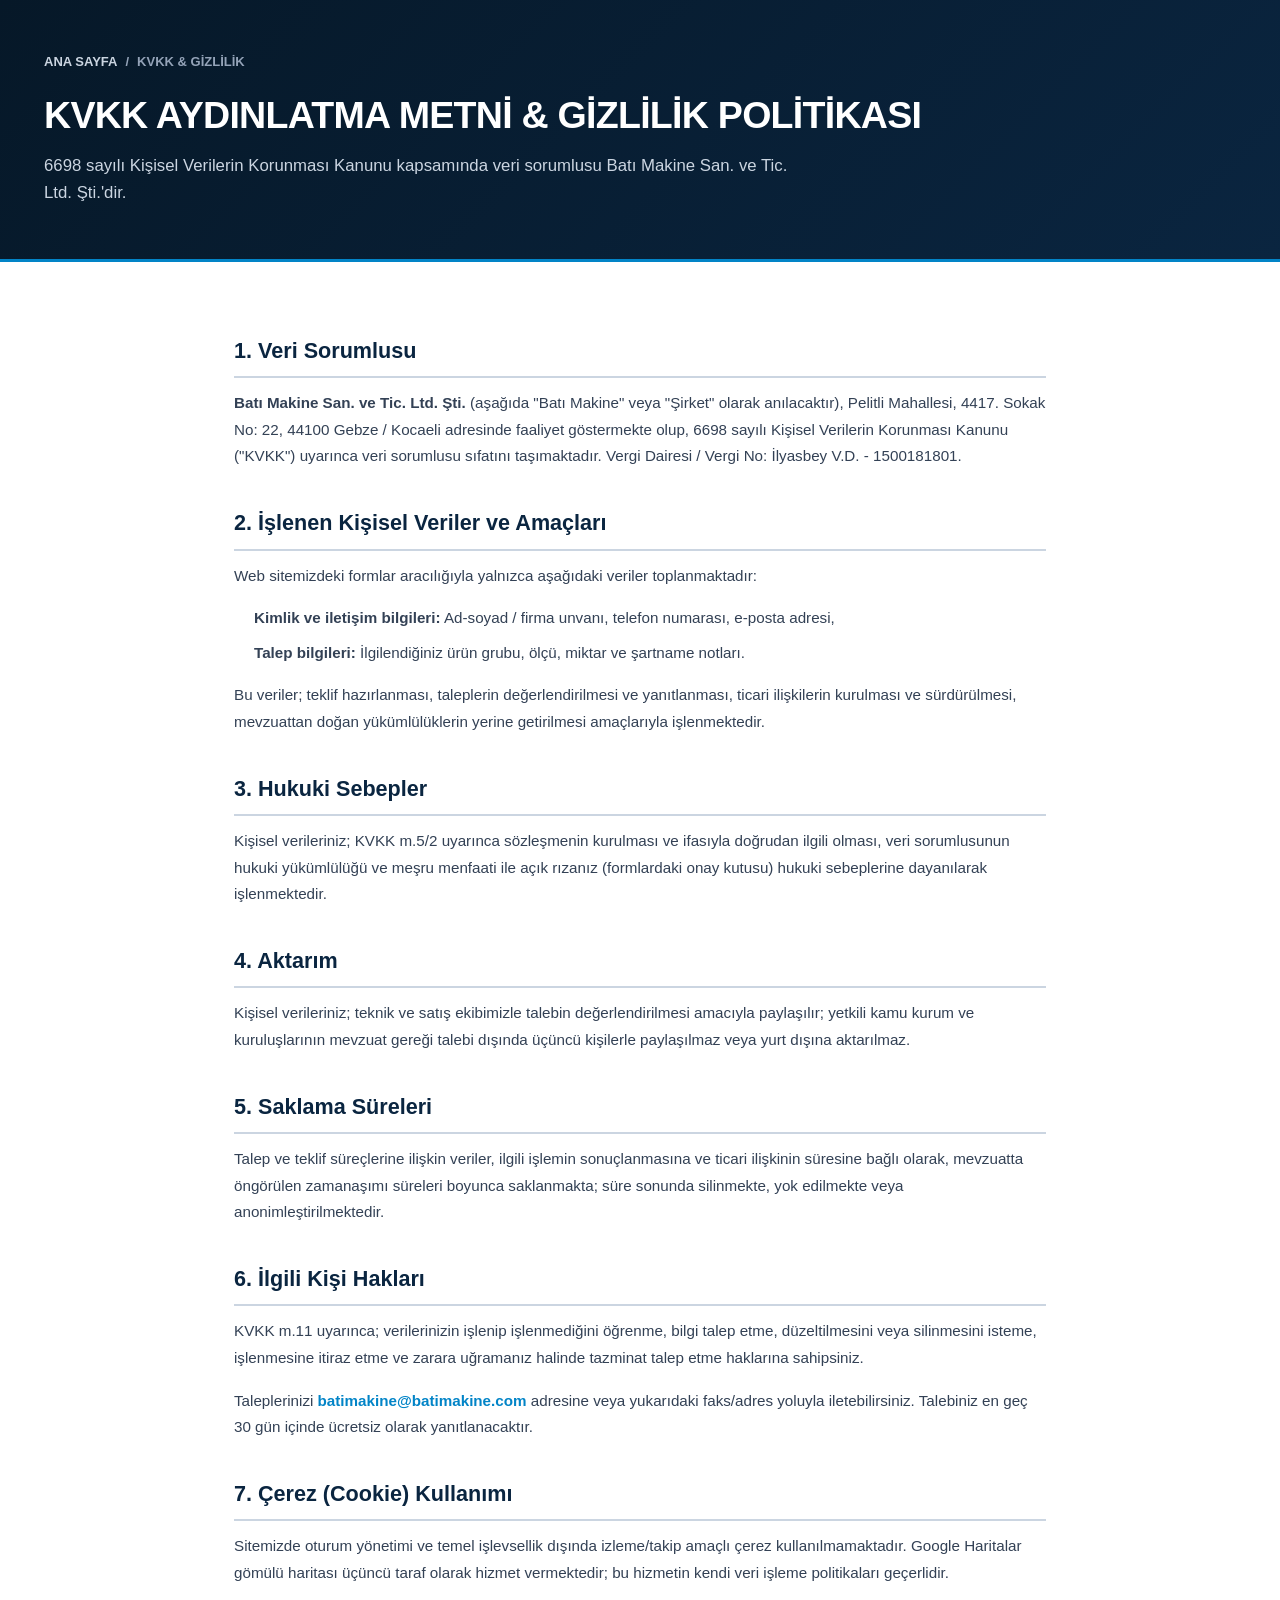
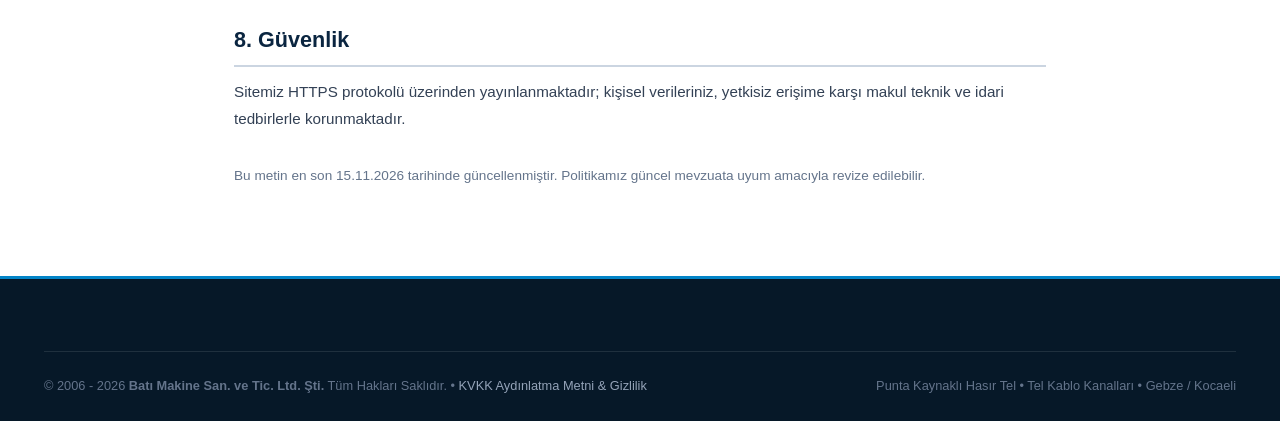
<file: kvkk.html>
<!DOCTYPE html>
<html lang="tr">
<head>
  <meta charset="UTF-8">
  <meta name="viewport" content="width=device-width, initial-scale=1.0">
  <title>KVKK Aydınlatma Metni &amp; Gizlilik Politikası | Batı Makine</title>
  <meta name="description" content="Batı Makine San. ve Tic. Ltd. Şti. kişisel verilerinin 6698 sayılı KVKK kapsamında işlenmesine ilişkin aydınlatma metni, gizlilik politikası ve çerez kullanımı.">
  <meta name="robots" content="index, follow">
  <link rel="stylesheet" href="css/style.css">
  <link rel="icon" type="image/png" sizes="32x32" href="images/favicon-32.png">
  <link rel="icon" type="image/png" sizes="192x192" href="images/favicon-192.png">
  <link rel="apple-touch-icon" sizes="180x180" href="images/apple-touch-icon.png">
  <link rel="canonical" href="https://batimakine.com/kvkk.html">
  <meta property="og:type" content="website">
  <meta property="og:site_name" content="Batı Makine San. ve Tic. Ltd. Şti.">
  <meta property="og:locale" content="tr_TR">
  <meta property="og:title" content="KVKK Aydınlatma Metni &amp; Gizlilik Politikası | Batı Makine">
  <meta property="og:description" content="Kişisel verilerinizin 6698 sayılı KVKK kapsamında işlenmesine ilişkin aydınlatma metni ve gizlilik politikamız.">
  <meta property="og:url" content="https://batimakine.com/kvkk.html">
  <meta property="og:image" content="https://batimakine.com/images/r9.jpg">
  <meta name="twitter:card" content="summary_large_image">
  <meta name="theme-color" content="#0a2540">
</head>
<body>

  <!-- PAGE HERO -->
  <section class="page-hero">
    <div class="container">
      <div class="breadcrumbs">
        <a href="index.html">Ana Sayfa</a>
        <span>/</span>
        <span>KVKK &amp; Gizlilik</span>
      </div>
      <h1 class="page-hero-title">KVKK Aydınlatma Metni &amp; Gizlilik Politikası</h1>
      <p class="page-hero-lead">
        6698 sayılı Kişisel Verilerin Korunması Kanunu kapsamında veri sorumlusu Batı Makine San. ve Tic. Ltd. Şti.'dir.
      </p>
    </div>
  </section>

  <section class="section">
    <div class="container" style="max-width: 860px;">
      <div class="legal-content">
        <h2>1. Veri Sorumlusu</h2>
        <p>
          <strong>Batı Makine San. ve Tic. Ltd. Şti.</strong> (aşağıda "Batı Makine" veya "Şirket" olarak anılacaktır), Pelitli Mahallesi, 4417. Sokak No: 22, 44100 Gebze / Kocaeli adresinde faaliyet göstermekte olup, 6698 sayılı Kişisel Verilerin Korunması Kanunu ("KVKK") uyarınca veri sorumlusu sıfatını taşımaktadır. Vergi Dairesi / Vergi No: İlyasbey V.D. - 1500181801.
        </p>

        <h2>2. İşlenen Kişisel Veriler ve Amaçları</h2>
        <p>Web sitemizdeki formlar aracılığıyla yalnızca aşağıdaki veriler toplanmaktadır:</p>
        <ul>
          <li><strong>Kimlik ve iletişim bilgileri:</strong> Ad-soyad / firma unvanı, telefon numarası, e-posta adresi,</li>
          <li><strong>Talep bilgileri:</strong> İlgilendiğiniz ürün grubu, ölçü, miktar ve şartname notları.</li>
        </ul>
        <p>
          Bu veriler; teklif hazırlanması, taleplerin değerlendirilmesi ve yanıtlanması, ticari ilişkilerin kurulması ve sürdürülmesi, mevzuattan doğan yükümlülüklerin yerine getirilmesi amaçlarıyla işlenmektedir.
        </p>

        <h2>3. Hukuki Sebepler</h2>
        <p>
          Kişisel verileriniz; KVKK m.5/2 uyarınca sözleşmenin kurulması ve ifasıyla doğrudan ilgili olması, veri sorumlusunun hukuki yükümlülüğü ve meşru menfaati ile açık rızanız (formlardaki onay kutusu) hukuki sebeplerine dayanılarak işlenmektedir.
        </p>

        <h2>4. Aktarım</h2>
        <p>
          Kişisel verileriniz; teknik ve satış ekibimizle talebin değerlendirilmesi amacıyla paylaşılır; yetkili kamu kurum ve kuruluşlarının mevzuat gereği talebi dışında üçüncü kişilerle paylaşılmaz veya yurt dışına aktarılmaz.
        </p>

        <h2>5. Saklama Süreleri</h2>
        <p>
          Talep ve teklif süreçlerine ilişkin veriler, ilgili işlemin sonuçlanmasına ve ticari ilişkinin süresine bağlı olarak, mevzuatta öngörülen zamanaşımı süreleri boyunca saklanmakta; süre sonunda silinmekte, yok edilmekte veya anonimleştirilmektedir.
        </p>

        <h2>6. İlgili Kişi Hakları</h2>
        <p>KVKK m.11 uyarınca; verilerinizin işlenip işlenmediğini öğrenme, bilgi talep etme, düzeltilmesini veya silinmesini isteme, işlenmesine itiraz etme ve zarara uğramanız halinde tazminat talep etme haklarına sahipsiniz.</p>
        <p>
          Taleplerinizi <a href="mailto:batimakine@batimakine.com"><strong>batimakine@batimakine.com</strong></a> adresine veya yukarıdaki faks/adres yoluyla iletebilirsiniz. Talebiniz en geç 30 gün içinde ücretsiz olarak yanıtlanacaktır.
        </p>

        <h2>7. Çerez (Cookie) Kullanımı</h2>
        <p>
          Sitemizde oturum yönetimi ve temel işlevsellik dışında izleme/takip amaçlı çerez kullanılmamaktadır. Google Haritalar gömülü haritası üçüncü taraf olarak hizmet vermektedir; bu hizmetin kendi veri işleme politikaları geçerlidir.
        </p>

        <h2>8. Güvenlik</h2>
        <p>
          Sitemiz HTTPS protokolü üzerinden yayınlanmaktadır; kişisel verileriniz, yetkisiz erişime karşı makul teknik ve idari tedbirlerle korunmaktadır.
        </p>

        <p style="margin-top: 2rem; font-size: 0.85rem; color: var(--color-text-light);">
          Bu metin en son 15.11.2026 tarihinde güncellenmiştir. Politikamız güncel mevzuata uyum amacıyla revize edilebilir.
        </p>
      </div>
    </div>
  </section>

  <!-- FOOTER -->
  <footer class="site-footer">
    <div class="container">
      <div class="footer-bottom">
        <div>&copy; 2006 - 2026 <strong>Batı Makine San. ve Tic. Ltd. Şti.</strong> Tüm Hakları Saklıdır. &bull; <a href="kvkk.html" style="color: #94a3b8;">KVKK Aydınlatma Metni &amp; Gizlilik</a></div>
        <div>Punta Kaynaklı Hasır Tel &bull; Tel Kablo Kanalları &bull; Gebze / Kocaeli</div>
      </div>
    </div>
  </footer>

  <script src="js/main.js"></script>
</body>
</html>
</file>
<file: css/style.css>
/* ==========================================================================
   BATI MAKİNE SAN. TİC. LTD. ŞTİ.
   Endüstriyel & Kurumsal Web Tasarımı
   Tasarım Prensibi: Keskin Hatlar (0px Radius), Ağır Sanayi Bütünlüğü
   ========================================================================== */

/* Hero Tek Kolon (Sağ Panel Olmayan Ana Sayfa / İngilizce Sayfa) */
.hero-grid-single {
  grid-template-columns: 1fr;
  max-width: 860px;
}

/* Kurumsal Yasal Metin Sayfası (KVKK, Gizlilik) */
.legal-content h2 {
  font-size: 1.35rem;
  font-weight: 800;
  color: var(--color-primary);
  margin: 2.25rem 0 0.75rem;
  padding-bottom: 0.5rem;
  border-bottom: 2px solid var(--color-border);
}

.legal-content h2:first-child {
  margin-top: 0;
}

.legal-content p {
  color: var(--color-text-muted);
  line-height: 1.75;
  margin-bottom: 1rem;
  font-size: 0.95rem;
}

.legal-content ul {
  margin: 0 0 1rem 1.25rem;
  color: var(--color-text-muted);
  line-height: 1.75;
  font-size: 0.95rem;
}

.legal-content ul li {
  margin-bottom: 0.5rem;
}

.legal-content a {
  color: var(--color-secondary);
  font-weight: 600;
}

/* 404 Sayfası */
.error-page {
  min-height: 60vh;
  display: flex;
  align-items: center;
  justify-content: center;
  text-align: center;
  padding: 4rem 0;
}

.error-code {
  font-size: clamp(5rem, 14vw, 9rem);
  font-weight: 900;
  line-height: 1;
  color: var(--color-primary);
  letter-spacing: -0.03em;
  margin-bottom: 1rem;
}

.error-code span {
  color: var(--color-accent);
}


:root {
  --font-sans: 'Inter', -apple-system, BlinkMacSystemFont, "Segoe UI", Roboto, "Helvetica Neue", Arial, sans-serif;
  --font-mono: ui-monospace, SFMono-Regular, Menlo, Monaco, Consolas, "Liberation Mono", monospace;

  /* Endüstriyel Renk Paleti */
  --color-primary: #0a2540;        /* Derin Çelik Laciverti */
  --color-primary-dark: #061828;
  --color-primary-light: #12375c;
  --color-secondary: #0284c7;      /* Mühendislik Mavisi */
  --color-secondary-hover: #0369a1;
  --color-accent: #ea580c;         /* Güvenlik Turuncusu / CTA */
  --color-accent-hover: #c2410c;

  /* Nötr & Yüzey Renkleri */
  --color-bg: #ffffff;
  --color-bg-alt: #f8fafc;
  --color-bg-subtle: #f1f5f9;
  --color-border: #cbd5e1;
  --color-border-dark: #94a3b8;
  --color-border-strong: #0a2540;
  --color-text: #0f172a;
  --color-text-muted: #334155;
  --color-text-light: #64748b;

  /* Keskin Kenar Prensibi (Sıfır Yuvarlatma) */
  --radius-sm: 0px;
  --radius-md: 0px;
  --radius-lg: 0px;

  --container-max: 1240px;
  --header-height: 80px;
  --topbar-height: 40px;

  --shadow-sm: 0 1px 2px 0 rgba(0, 0, 0, 0.05);
  --shadow-md: 0 4px 6px -1px rgba(0, 0, 0, 0.08);
  --shadow-lg: 0 10px 15px -3px rgba(0, 0, 0, 0.12);

  --transition-fast: 150ms ease;
  --transition-normal: 250ms ease;
}

/* Reset & Temel Ayarlar */
*, *::before, *::after {
  box-sizing: border-box;
  margin: 0;
  padding: 0;
  border-radius: 0 !important; /* Kullanıcının talebi: Tamamen keskin kenarlar, sıfır yuvarlatma */
}

html {
  font-size: 16px;
  scroll-behavior: smooth;
  -webkit-text-size-adjust: 100%;
}

body {
  font-family: var(--font-sans);
  color: var(--color-text);
  background-color: var(--color-bg);
  line-height: 1.6;
  -webkit-font-smoothing: antialiased;
  -moz-osx-font-smoothing: grayscale;
}

img {
  max-width: 100%;
  height: auto;
  display: block;
}

a {
  color: var(--color-secondary);
  text-decoration: none;
  transition: color var(--transition-fast);
}

a:hover {
  color: var(--color-secondary-hover);
}

button, input, select, textarea {
  font-family: inherit;
  font-size: inherit;
}

ul, ol {
  list-style: none;
}

.container {
  width: 100%;
  max-width: var(--container-max);
  margin-left: auto;
  margin-right: auto;
  padding-left: 1.5rem;
  padding-right: 1.5rem;
}

/* ==========================================================================
   ÜST BİLGİ ÇUBUĞU (TOPBAR)
   ========================================================================== */
.topbar {
  background-color: var(--color-primary-dark);
  color: #cbd5e1;
  font-size: 0.8125rem;
  border-bottom: 1px solid rgba(255, 255, 255, 0.12);
  height: var(--topbar-height);
  display: flex;
  align-items: center;
}

.topbar .container {
  display: flex;
  justify-content: space-between;
  align-items: center;
  flex-wrap: wrap;
}

.topbar-left, .topbar-right {
  display: flex;
  align-items: center;
  gap: 1.75rem;
}

.topbar-item {
  display: inline-flex;
  align-items: center;
  gap: 0.45rem;
  color: #e2e8f0;
}

.topbar-item svg {
  width: 14px;
  height: 14px;
  stroke: var(--color-secondary);
  flex-shrink: 0;
}

.topbar-item a {
  color: #e2e8f0;
  text-decoration: none;
}

.topbar-item a:hover {
  color: #38bdf8;
}

.lang-switch {
  display: inline-flex;
  align-items: center;
  gap: 0.35rem;
  border-left: 1px solid rgba(255, 255, 255, 0.2);
  padding-left: 1rem;
}

.lang-btn {
  color: #94a3b8;
  font-weight: 700;
  font-size: 0.75rem;
  padding: 0.15rem 0.45rem;
  text-decoration: none;
  transition: all var(--transition-fast);
  border: 1px solid transparent;
}

.lang-btn.active, .lang-btn:hover {
  color: #ffffff;
  background-color: rgba(255, 255, 255, 0.12);
  border-color: rgba(255, 255, 255, 0.2);
}

/* ==========================================================================
   ANA BAŞLIK (HEADER & NAV)
   ========================================================================== */
.site-header {
  background-color: #ffffff;
  border-bottom: 2px solid var(--color-primary);
  position: sticky;
  top: 0;
  z-index: 1000;
  box-shadow: var(--shadow-sm);
}

.header-inner {
  display: flex;
  align-items: center;
  justify-content: space-between;
  height: var(--header-height);
}

.brand-logo {
  display: flex;
  align-items: center;
  gap: 0.875rem;
  text-decoration: none;
}

.brand-logo img {
  height: 48px;
  width: auto;
  object-fit: contain;
}

.brand-text {
  display: flex;
  flex-direction: column;
}

.brand-title {
  font-size: 1.35rem;
  font-weight: 800;
  letter-spacing: -0.02em;
  color: var(--color-primary);
  line-height: 1.1;
  text-transform: uppercase;
}

.brand-sub {
  font-size: 0.75rem;
  color: var(--color-text-muted);
  font-weight: 600;
  letter-spacing: 0.05em;
  text-transform: uppercase;
}

/* Navigasyon */
.main-nav {
  display: flex;
  align-items: center;
  gap: 1.5rem;
}

.nav-list {
  display: flex;
  align-items: center;
  gap: 0.25rem;
}

.nav-link {
  display: inline-flex;
  align-items: center;
  gap: 0.35rem;
  padding: 0.55rem 0.95rem;
  font-size: 0.925rem;
  font-weight: 700;
  color: var(--color-text);
  transition: all var(--transition-fast);
  border: 1px solid transparent;
}

.nav-link:hover, .nav-link.active {
  color: var(--color-primary);
  background-color: var(--color-bg-subtle);
  border-color: var(--color-border);
}

.nav-dropdown {
  position: relative;
}

.dropdown-menu {
  position: absolute;
  top: 100%;
  left: 0;
  min-width: 270px;
  background: #ffffff;
  border: 2px solid var(--color-primary);
  border-top: none;
  box-shadow: var(--shadow-lg);
  padding: 0.25rem 0;
  display: none;
  z-index: 1010;
}

.nav-dropdown:hover .dropdown-menu,
.nav-dropdown:focus-within .dropdown-menu {
  display: block;
}

.dropdown-item {
  display: flex;
  flex-direction: column;
  padding: 0.7rem 1.15rem;
  color: var(--color-text);
  text-decoration: none;
  border-bottom: 1px solid var(--color-border);
  transition: background var(--transition-fast);
}

.dropdown-item:last-child {
  border-bottom: none;
}

.dropdown-item:hover {
  background-color: var(--color-bg-subtle);
  color: var(--color-secondary);
}

.dropdown-item-title {
  font-weight: 700;
  font-size: 0.875rem;
}

.dropdown-item-desc {
  font-size: 0.75rem;
  color: var(--color-text-light);
}

.header-actions {
  display: flex;
  align-items: center;
  gap: 0.75rem;
}

/* Butonlar: Keskin, Katı ve Endüstriyel */
.btn {
  display: inline-flex;
  align-items: center;
  justify-content: center;
  gap: 0.5rem;
  padding: 0.7rem 1.4rem;
  font-size: 0.9rem;
  font-weight: 700;
  border: 2px solid transparent;
  cursor: pointer;
  transition: all var(--transition-fast);
  text-decoration: none;
  white-space: nowrap;
  text-transform: uppercase;
  letter-spacing: 0.03em;
}

.btn-sm {
  padding: 0.45rem 0.9rem;
  font-size: 0.8125rem;
}

.btn-lg {
  padding: 0.9rem 1.85rem;
  font-size: 1rem;
}

.btn-primary {
  background-color: var(--color-primary);
  color: #ffffff;
  border-color: var(--color-primary);
}

.btn-primary:hover {
  background-color: var(--color-primary-light);
  border-color: var(--color-primary-light);
  color: #ffffff;
}

.btn-secondary {
  background-color: var(--color-secondary);
  color: #ffffff;
  border-color: var(--color-secondary);
}

.btn-secondary:hover {
  background-color: var(--color-secondary-hover);
  border-color: var(--color-secondary-hover);
  color: #ffffff;
}

.btn-accent {
  background-color: var(--color-accent);
  color: #ffffff;
  border-color: var(--color-accent);
}

.btn-accent:hover {
  background-color: var(--color-accent-hover);
  border-color: var(--color-accent-hover);
  color: #ffffff;
}

.btn-outline {
  background-color: transparent;
  color: var(--color-primary);
  border-color: var(--color-border-dark);
}

.btn-outline:hover {
  background-color: var(--color-primary);
  border-color: var(--color-primary);
  color: #ffffff;
}

.btn-outline-white {
  background-color: transparent;
  color: #ffffff;
  border-color: rgba(255, 255, 255, 0.4);
}

.btn-outline-white:hover {
  background-color: #ffffff;
  border-color: #ffffff;
  color: var(--color-primary);
}

.menu-toggle {
  display: none;
  background: transparent;
  border: 1px solid var(--color-border-dark);
  cursor: pointer;
  padding: 0.5rem;
  color: var(--color-primary);
}

/* ==========================================================================
   HERO / BANNER (Keskin Hatlı, Ağır Sanayi Düzeni)
   ========================================================================== */
.hero {
  position: relative;
  background: linear-gradient(135deg, #061828 0%, #0a2540 60%, #0c3358 100%);
  color: #ffffff;
  padding: 4.5rem 0 4rem;
  overflow: hidden;
  border-bottom: 3px solid var(--color-secondary);
}

/* İnce Teknik Çizim Arka Planı */
.hero::before {
  content: "";
  position: absolute;
  inset: 0;
  background-image: 
    linear-gradient(rgba(255, 255, 255, 0.035) 1px, transparent 1px),
    linear-gradient(90deg, rgba(255, 255, 255, 0.035) 1px, transparent 1px);
  background-size: 28px 28px;
  pointer-events: none;
}

.hero-grid {
  display: grid;
  grid-template-columns: 1.15fr 0.85fr;
  gap: 3rem;
  align-items: stretch;
  position: relative;
  z-index: 2;
}

.hero-title {
  font-size: 2.85rem;
  font-weight: 800;
  line-height: 1.15;
  letter-spacing: -0.025em;
  margin-bottom: 1.35rem;
  color: #ffffff;
}

.hero-title span {
  color: #38bdf8;
}

.hero-lead {
  font-size: 1.125rem;
  line-height: 1.65;
  color: #cbd5e1;
  margin-bottom: 2rem;
  max-width: 620px;
}

.hero-ctas {
  display: flex;
  flex-wrap: wrap;
  gap: 1rem;
  margin-bottom: 2.75rem;
}

.hero-features {
  display: grid;
  grid-template-columns: repeat(3, 1fr);
  gap: 1.25rem;
  border-top: 1px solid rgba(255, 255, 255, 0.15);
  padding-top: 1.75rem;
}

.hero-feat-item {
  display: flex;
  flex-direction: column;
}

.hero-feat-val {
  font-size: 1.45rem;
  font-weight: 800;
  color: #ffffff;
  font-family: var(--font-mono);
}

.hero-feat-lbl {
  font-size: 0.78rem;
  color: #94a3b8;
  font-weight: 600;
  text-transform: uppercase;
  letter-spacing: 0.04em;
}

/* ==========================================================================
   HERO SAĞ PANEL: KESKİN TEKNİK İMALAT PARAMETRELERİ TABLOSU
   ========================================================================== */
.hero-visual {
  display: flex;
  flex-direction: column;
}

.hero-card {
  background: #081a2c;
  border: 2px solid rgba(255, 255, 255, 0.2);
  border-left: 4px solid var(--color-secondary);
  padding: 1.5rem;
  display: flex;
  flex-direction: column;
  justify-content: space-between;
  height: 100%;
}

.hero-card-header {
  border-bottom: 1px solid rgba(255, 255, 255, 0.15);
  padding-bottom: 0.85rem;
  margin-bottom: 1.25rem;
}

.hero-card-title {
  font-size: 0.95rem;
  font-weight: 800;
  color: #ffffff;
  text-transform: uppercase;
  letter-spacing: 0.06em;
  display: flex;
  align-items: center;
  gap: 0.6rem;
}

.hero-card-title svg {
  width: 18px;
  height: 18px;
  stroke: var(--color-secondary);
}

.hero-photo-main {
  width: 100%;
  height: 220px;
  overflow: hidden;
  border: 1px solid rgba(255, 255, 255, 0.15);
  margin-bottom: 1.25rem;
  position: relative;
}

.hero-photo-main img {
  width: 100%;
  height: 100%;
  object-fit: cover;
}

.hero-card-specs-list {
  display: flex;
  flex-direction: column;
  gap: 0.65rem;
  margin-bottom: 1.25rem;
}

.hero-spec-row {
  display: flex;
  justify-content: space-between;
  align-items: center;
  padding: 0.45rem 0.65rem;
  background: rgba(255, 255, 255, 0.04);
  border: 1px solid rgba(255, 255, 255, 0.08);
  font-size: 0.8125rem;
}

.hero-spec-label {
  color: #94a3b8;
  font-weight: 600;
  text-transform: uppercase;
  letter-spacing: 0.03em;
}

.hero-spec-value {
  color: #ffffff;
  font-weight: 700;
  font-family: var(--font-mono);
}

/* ==========================================================================
   BÖLÜM YAPILARI & BAŞLIKLAR (Sade, Doğrudan ve Güçlü Başlıklar)
   ========================================================================== */
.section {
  padding: 4.5rem 0;
}

.section-alt {
  background-color: var(--color-bg-alt);
  border-top: 1px solid var(--color-border);
  border-bottom: 1px solid var(--color-border);
}

.section-header {
  text-align: center;
  max-width: 760px;
  margin: 0 auto 3rem;
}

.section-title {
  font-size: 2.25rem;
  font-weight: 800;
  color: var(--color-primary);
  letter-spacing: -0.025em;
  line-height: 1.25;
  margin-bottom: 0.85rem;
  text-transform: uppercase;
}

.section-desc {
  font-size: 1.05rem;
  color: var(--color-text-muted);
  line-height: 1.6;
}

/* ==========================================================================
   ÜRÜN KARTLARI (Keskin Köşeli, Endüstriyel Çerçeveler)
   ========================================================================== */
.products-grid {
  display: grid;
  grid-template-columns: repeat(auto-fit, minmax(270px, 1fr));
  gap: 1.75rem;
}

.product-card {
  background: #ffffff;
  border: 1px solid var(--color-border);
  border-top: 3px solid var(--color-primary);
  overflow: hidden;
  display: flex;
  flex-direction: column;
  transition: all var(--transition-normal);
}

.product-card:hover {
  transform: translateY(-3px);
  border-color: var(--color-border-strong);
  border-top-color: var(--color-accent);
  box-shadow: var(--shadow-md);
}

.product-card-img {
  position: relative;
  height: 200px;
  background-color: #f1f5f9;
  overflow: hidden;
  border-bottom: 1px solid var(--color-border);
}

.product-card-img img {
  width: 100%;
  height: 100%;
  object-fit: cover;
  transition: transform var(--transition-normal);
}

.product-card:hover .product-card-img img {
  transform: scale(1.04);
}

.product-card-badge {
  position: absolute;
  top: 0;
  left: 0;
  background-color: var(--color-primary);
  color: #ffffff;
  font-size: 0.72rem;
  font-weight: 700;
  text-transform: uppercase;
  padding: 0.3rem 0.65rem;
  letter-spacing: 0.04em;
  border-bottom: 1px solid rgba(255, 255, 255, 0.2);
  border-right: 1px solid rgba(255, 255, 255, 0.2);
}

.product-card-body {
  padding: 1.5rem;
  display: flex;
  flex-direction: column;
  flex-grow: 1;
}

.product-card-title {
  font-size: 1.25rem;
  font-weight: 800;
  color: var(--color-primary);
  margin-bottom: 0.35rem;
  line-height: 1.3;
}

.product-card-en {
  font-size: 0.78rem;
  color: var(--color-text-light);
  font-weight: 600;
  margin-bottom: 0.85rem;
  text-transform: uppercase;
  letter-spacing: 0.03em;
}

.product-card-desc {
  font-size: 0.875rem;
  color: var(--color-text-muted);
  line-height: 1.55;
  margin-bottom: 1.25rem;
  flex-grow: 1;
}

.product-card-specs {
  border-top: 1px solid var(--color-border);
  padding-top: 0.85rem;
  margin-bottom: 1.25rem;
}

.product-card-specs li {
  display: flex;
  justify-content: space-between;
  font-size: 0.8125rem;
  padding: 0.25rem 0;
  border-bottom: 1px dashed #e2e8f0;
}

.product-card-specs li:last-child {
  border-bottom: none;
}

.spec-k {
  color: var(--color-text-light);
  font-weight: 600;
}

.spec-v {
  font-weight: 700;
  color: var(--color-text);
  font-family: var(--font-mono);
}

.product-card-footer {
  display: flex;
  gap: 0.5rem;
  border-top: 1px solid var(--color-border);
  padding-top: 1rem;
}

.product-card-footer .btn {
  flex: 1;
}

/* ==========================================================================
   TEKNİK TABLOLAR (Welded Wire Mesh & Cable Tray Specs)
   ========================================================================== */
.table-responsive {
  width: 100%;
  overflow-x: auto;
  border: 2px solid var(--color-primary);
  background: #ffffff;
  margin: 1.5rem 0;
}

.tech-table {
  width: 100%;
  border-collapse: collapse;
  text-align: left;
  font-size: 0.875rem;
  font-variant-numeric: tabular-nums;
}

.tech-table thead {
  background-color: var(--color-primary);
  color: #ffffff;
}

.tech-table th {
  padding: 0.95rem 1rem;
  font-weight: 800;
  font-size: 0.8125rem;
  text-transform: uppercase;
  letter-spacing: 0.05em;
  border-right: 1px solid rgba(255, 255, 255, 0.15);
  white-space: nowrap;
}

.tech-table th:last-child {
  border-right: none;
}

.tech-table td {
  padding: 0.8rem 1rem;
  border-bottom: 1px solid var(--color-border);
  border-right: 1px solid var(--color-border);
  color: var(--color-text);
}

.tech-table td:last-child {
  border-right: none;
}

.tech-table tbody tr:nth-child(even) {
  background-color: #f8fafc;
}

.tech-table tbody tr:hover {
  background-color: #f1f5f9;
}

.table-filter-bar {
  display: flex;
  justify-content: space-between;
  align-items: center;
  flex-wrap: wrap;
  gap: 1rem;
  margin-bottom: 1rem;
  padding: 0.85rem 1rem;
  background: var(--color-bg-alt);
  border: 1px solid var(--color-border);
}

.table-search-input {
  padding: 0.55rem 0.85rem;
  border: 1px solid var(--color-border-dark);
  font-size: 0.875rem;
  min-width: 260px;
}

.table-search-input:focus {
  outline: none;
  border-color: var(--color-primary);
  box-shadow: 0 0 0 2px rgba(10, 37, 64, 0.2);
}

/* ==========================================================================
   İMALAT GÜCÜ & ATÖLYE / MAKİNE PARKI
   ========================================================================== */
.factory-showcase {
  display: grid;
  grid-template-columns: 1fr 1fr;
  gap: 3rem;
  align-items: center;
}

.factory-content h3 {
  font-size: 1.85rem;
  font-weight: 800;
  color: var(--color-primary);
  margin-bottom: 1rem;
  letter-spacing: -0.02em;
}

.factory-bullets {
  margin: 1.75rem 0;
  display: flex;
  flex-direction: column;
  gap: 1.15rem;
}

.bullet-item {
  display: flex;
  gap: 0.85rem;
  align-items: flex-start;
  padding-bottom: 1rem;
  border-bottom: 1px solid var(--color-border);
}

.bullet-item:last-child {
  border-bottom: none;
  padding-bottom: 0;
}

.bullet-icon {
  width: 28px;
  height: 28px;
  background-color: var(--color-primary);
  color: #ffffff;
  display: flex;
  align-items: center;
  justify-content: center;
  flex-shrink: 0;
  margin-top: 0.15rem;
}

.bullet-icon svg {
  width: 16px;
  height: 16px;
  stroke: #ffffff;
}

.bullet-title {
  font-weight: 800;
  font-size: 0.95rem;
  color: var(--color-primary);
  margin-bottom: 0.2rem;
}

.bullet-desc {
  font-size: 0.875rem;
  color: var(--color-text-muted);
  line-height: 1.5;
}

.factory-gallery-grid {
  display: grid;
  grid-template-columns: repeat(2, 1fr);
  gap: 1rem;
}

.factory-gallery-item {
  position: relative;
  overflow: hidden;
  border: 1px solid var(--color-border);
  height: 170px;
}

.factory-gallery-item img {
  width: 100%;
  height: 100%;
  object-fit: cover;
  transition: transform var(--transition-normal);
}

.factory-gallery-item:hover img {
  transform: scale(1.05);
}

.factory-gallery-item.contain img {
  object-fit: contain;
  background: #ffffff;
  padding: 0.5rem;
}

.factory-gallery-badge {
  position: absolute;
  bottom: 0;
  left: 0;
  right: 0;
  background: rgba(10, 37, 64, 0.9);
  color: #ffffff;
  font-size: 0.75rem;
  font-weight: 700;
  padding: 0.35rem 0.65rem;
  text-transform: uppercase;
  letter-spacing: 0.04em;
}

/* ==========================================================================
   SEKTÖREL ÇÖZÜMLER & KULLANIM ALANLARI
   ========================================================================== */
.sectors-grid {
  display: grid;
  grid-template-columns: repeat(auto-fill, minmax(260px, 1fr));
  gap: 1.25rem;
}

.sector-card {
  background: #ffffff;
  border: 1px solid var(--color-border);
  border-left: 3px solid var(--color-primary);
  padding: 1.5rem;
  transition: all var(--transition-fast);
  display: flex;
  flex-direction: column;
}

.sector-card:hover {
  border-left-color: var(--color-accent);
  box-shadow: var(--shadow-sm);
  background-color: var(--color-bg-alt);
}

.sector-icon {
  width: 44px;
  height: 44px;
  background-color: var(--color-primary);
  color: #ffffff;
  display: flex;
  align-items: center;
  justify-content: center;
  margin-bottom: 1rem;
}

.sector-icon svg {
  width: 22px;
  height: 22px;
  stroke: #ffffff;
}

.sector-title {
  font-size: 1.1rem;
  font-weight: 800;
  color: var(--color-primary);
  margin-bottom: 0.35rem;
}

.sector-desc {
  font-size: 0.85rem;
  color: var(--color-text-muted);
  line-height: 1.5;
}

/* ==========================================================================
   HIZLI TEKLİF & İLETİŞİM ALANI (CTA BANNER)
   ========================================================================== */
.cta-banner {
  background: var(--color-primary);
  border: 1px solid var(--color-border-strong);
  border-left: 6px solid var(--color-accent);
  color: #ffffff;
  padding: 3rem;
  display: flex;
  align-items: center;
  justify-content: space-between;
  gap: 2rem;
}

.cta-content h3 {
  font-size: 1.9rem;
  font-weight: 800;
  margin-bottom: 0.5rem;
  letter-spacing: -0.02em;
  text-transform: uppercase;
}

.cta-content p {
  color: #cbd5e1;
  font-size: 1.05rem;
  max-width: 620px;
}

.cta-actions {
  display: flex;
  gap: 1rem;
  flex-shrink: 0;
  flex-wrap: wrap;
}

/* ==========================================================================
   İLETİŞİM SAYFASI & FORMLAR
   ========================================================================== */
.contact-layout {
  display: grid;
  grid-template-columns: 1fr 1.15fr;
  gap: 3rem;
}

.contact-info-card {
  background: var(--color-bg-alt);
  border: 2px solid var(--color-primary);
  padding: 2.25rem;
}

.contact-info-list {
  display: flex;
  flex-direction: column;
  gap: 1.5rem;
  margin: 1.75rem 0;
}

.contact-info-item {
  display: flex;
  gap: 1rem;
  align-items: flex-start;
}

.contact-info-icon {
  width: 40px;
  height: 40px;
  background-color: var(--color-primary);
  color: #ffffff;
  display: flex;
  align-items: center;
  justify-content: center;
  flex-shrink: 0;
}

.contact-info-icon svg {
  width: 20px;
  height: 20px;
  stroke: #ffffff;
}

.contact-info-label {
  font-size: 0.75rem;
  font-weight: 800;
  text-transform: uppercase;
  color: var(--color-text-light);
  letter-spacing: 0.05em;
  margin-bottom: 0.2rem;
}

.contact-info-value {
  font-size: 1rem;
  font-weight: 700;
  color: var(--color-text);
  line-height: 1.45;
}

.contact-info-value a {
  color: var(--color-text);
  text-decoration: none;
}

.contact-info-value a:hover {
  color: var(--color-secondary);
}

.contact-form-card {
  background: #ffffff;
  border: 1px solid var(--color-border);
  border-top: 3px solid var(--color-primary);
  padding: 2.25rem;
}

.form-grid {
  display: grid;
  grid-template-columns: 1fr 1fr;
  gap: 1.25rem;
}

.form-group-full {
  grid-column: 1 / -1;
}

.form-group {
  display: flex;
  flex-direction: column;
  gap: 0.35rem;
}

.form-label {
  font-size: 0.8125rem;
  font-weight: 700;
  color: var(--color-primary);
  text-transform: uppercase;
  letter-spacing: 0.03em;
}

.form-control {
  width: 100%;
  padding: 0.7rem 0.85rem;
  border: 1px solid var(--color-border-dark);
  font-size: 0.9rem;
  background-color: #ffffff;
  transition: all var(--transition-fast);
}

.form-control:focus {
  outline: none;
  border-color: var(--color-primary);
  box-shadow: 0 0 0 2px rgba(10, 37, 64, 0.2);
}

textarea.form-control {
  resize: vertical;
  min-height: 120px;
}

.map-container {
  margin-top: 3rem;
  border: 2px solid var(--color-primary);
  height: 400px;
}

.map-container iframe {
  width: 100%;
  height: 100%;
  border: 0;
}

/* ==========================================================================
   MODAL / POPUP (Fiyat Teklifi Al)
   ========================================================================== */
.modal-overlay {
  position: fixed;
  inset: 0;
  background-color: rgba(6, 24, 40, 0.75);
  backdrop-filter: blur(2px);
  z-index: 2000;
  display: none;
  align-items: center;
  justify-content: center;
  padding: 1.5rem;
}

.modal-overlay.active {
  display: flex;
}

.modal-box {
  background: #ffffff;
  max-width: 560px;
  width: 100%;
  border: 2px solid var(--color-primary);
  box-shadow: var(--shadow-lg);
  overflow: hidden;
  max-height: 90vh;
  display: flex;
  flex-direction: column;
}

.modal-header {
  background-color: var(--color-primary);
  color: #ffffff;
  padding: 1.25rem 1.5rem;
  display: flex;
  justify-content: space-between;
  align-items: center;
}

.modal-title {
  font-size: 1.15rem;
  font-weight: 800;
  text-transform: uppercase;
  letter-spacing: 0.03em;
}

.modal-close {
  background: transparent;
  border: none;
  color: #ffffff;
  cursor: pointer;
  padding: 0.25rem;
  font-size: 1.6rem;
  line-height: 1;
}

.modal-body {
  padding: 1.5rem;
  overflow-y: auto;
}

.form-success-msg {
  display: none;
  background: #ecfdf5;
  border: 1px solid #10b981;
  color: #065f46;
  padding: 1rem;
  font-weight: 600;
  font-size: 0.95rem;
  margin-top: 1rem;
}

/* ==========================================================================
   ALT BİLGİ (FOOTER)
   ========================================================================== */
.site-footer {
  background-color: var(--color-primary-dark);
  color: #cbd5e1;
  padding: 4.5rem 0 1.5rem;
  border-top: 3px solid var(--color-secondary);
}

.footer-grid {
  display: grid;
  grid-template-columns: 1.4fr 1fr 1fr 1.2fr;
  gap: 3rem;
  margin-bottom: 3.5rem;
}

.footer-col h4 {
  color: #ffffff;
  font-size: 0.95rem;
  font-weight: 800;
  letter-spacing: 0.05em;
  margin-bottom: 1.25rem;
  text-transform: uppercase;
  border-bottom: 2px solid rgba(255, 255, 255, 0.15);
  padding-bottom: 0.5rem;
}

.footer-desc {
  font-size: 0.875rem;
  line-height: 1.65;
  color: #94a3b8;
  margin: 1rem 0 1.25rem;
}

.footer-links {
  display: flex;
  flex-direction: column;
  gap: 0.65rem;
}

.footer-links a {
  color: #94a3b8;
  font-size: 0.875rem;
  text-decoration: none;
  transition: color var(--transition-fast);
}

.footer-links a:hover {
  color: #38bdf8;
  padding-left: 0.25rem;
}

.footer-contact-item {
  display: flex;
  gap: 0.75rem;
  font-size: 0.85rem;
  margin-bottom: 0.85rem;
  color: #94a3b8;
}

.footer-contact-item svg {
  width: 16px;
  height: 16px;
  stroke: var(--color-secondary);
  flex-shrink: 0;
  margin-top: 0.2rem;
}

.footer-bottom {
  border-top: 1px solid rgba(255, 255, 255, 0.1);
  padding-top: 1.5rem;
  display: flex;
  justify-content: space-between;
  align-items: center;
  font-size: 0.8rem;
  color: #64748b;
  flex-wrap: wrap;
  gap: 1rem;
}

/* ==========================================================================
   İÇ SAYFALAR: HERO / BANNER
   ========================================================================== */
.page-hero {
  background: linear-gradient(135deg, #061828 0%, #0a2540 100%);
  color: #ffffff;
  padding: 3.25rem 0;
  border-bottom: 3px solid var(--color-secondary);
}

.breadcrumbs {
  display: flex;
  align-items: center;
  gap: 0.5rem;
  font-size: 0.8125rem;
  color: #94a3b8;
  margin-bottom: 0.75rem;
  font-weight: 600;
  text-transform: uppercase;
}

.breadcrumbs a {
  color: #cbd5e1;
  text-decoration: none;
}

.breadcrumbs a:hover {
  color: #38bdf8;
}

.page-hero-title {
  font-size: 2.35rem;
  font-weight: 800;
  letter-spacing: -0.02em;
  margin-bottom: 0.5rem;
  text-transform: uppercase;
}

.page-hero-lead {
  font-size: 1.05rem;
  color: #cbd5e1;
  max-width: 750px;
}

/* ==========================================================================
   RESPONSIVE UYARLAMALAR (TABLET & MOBİL)
   ========================================================================== */
@media (max-width: 1024px) {
  .hero-grid {
    grid-template-columns: 1fr;
    gap: 2.5rem;
  }
  .factory-showcase {
    grid-template-columns: 1fr;
    gap: 2.5rem;
  }
  .footer-grid {
    grid-template-columns: 1fr 1fr;
    gap: 2.5rem;
  }
  .contact-layout {
    grid-template-columns: 1fr;
    gap: 2.5rem;
  }
}

@media (max-width: 768px) {
  .topbar {
    display: none;
  }
  .main-nav {
    position: fixed;
    top: var(--header-height);
    left: 0;
    right: 0;
    bottom: 0;
    background: #ffffff;
    flex-direction: column;
    align-items: stretch;
    padding: 1.5rem;
    overflow-y: auto;
    display: none;
    border-top: 2px solid var(--color-primary);
  }
  .main-nav.active {
    display: flex;
  }
  .nav-list {
    flex-direction: column;
    align-items: stretch;
    gap: 0.25rem;
  }
  .nav-link {
    padding: 0.75rem 1rem;
    font-size: 1rem;
  }
  .dropdown-menu {
    position: static;
    display: block;
    box-shadow: none;
    border: none;
    padding-left: 1rem;
    background: var(--color-bg-alt);
  }
  .menu-toggle {
    display: block;
  }
  .hero {
    padding: 3rem 0;
  }
  .hero-title {
    font-size: 2.1rem;
  }
  .hero-features {
    grid-template-columns: 1fr;
    gap: 1rem;
  }
  .section {
    padding: 3rem 0;
  }
  .section-title {
    font-size: 1.75rem;
  }
  .cta-banner {
    flex-direction: column;
    padding: 2rem;
    text-align: left;
  }
  .cta-actions {
    width: 100%;
  }
  .footer-grid {
    grid-template-columns: 1fr;
    gap: 2rem;
  }
  .form-grid {
    grid-template-columns: 1fr;
  }
}

/* ==========================================================================
   YAZDIRMA (PRINT) STİLLERİ
   ========================================================================== */
@media print {
  .topbar, .site-header, .site-footer, .btn, .table-filter-bar, .modal-overlay {
    display: none !important;
  }
  body {
    color: #000;
    background: #fff;
    font-size: 12pt;
  }
  .tech-table {
    border: 1px solid #000;
  }
  .tech-table th, .tech-table td {
    border: 1px solid #ccc;
    padding: 6pt;
  }
}
</file>
